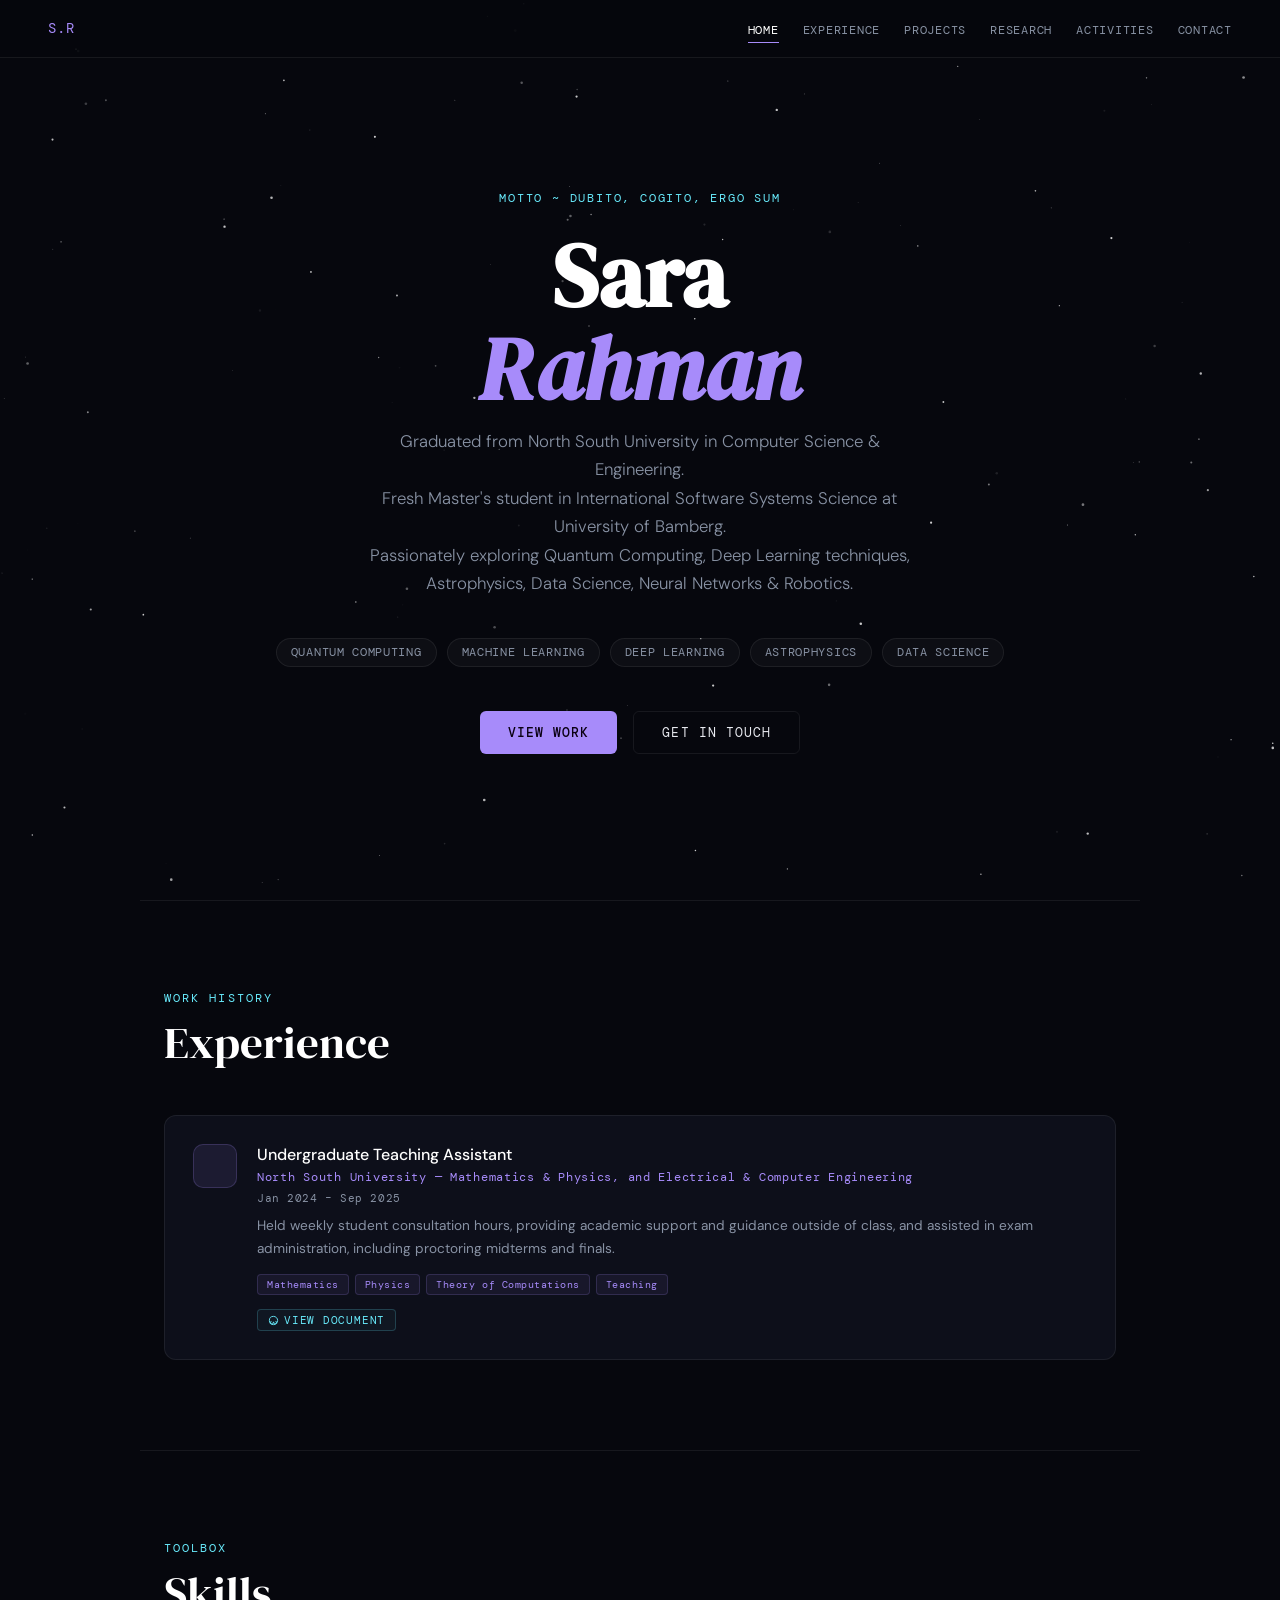
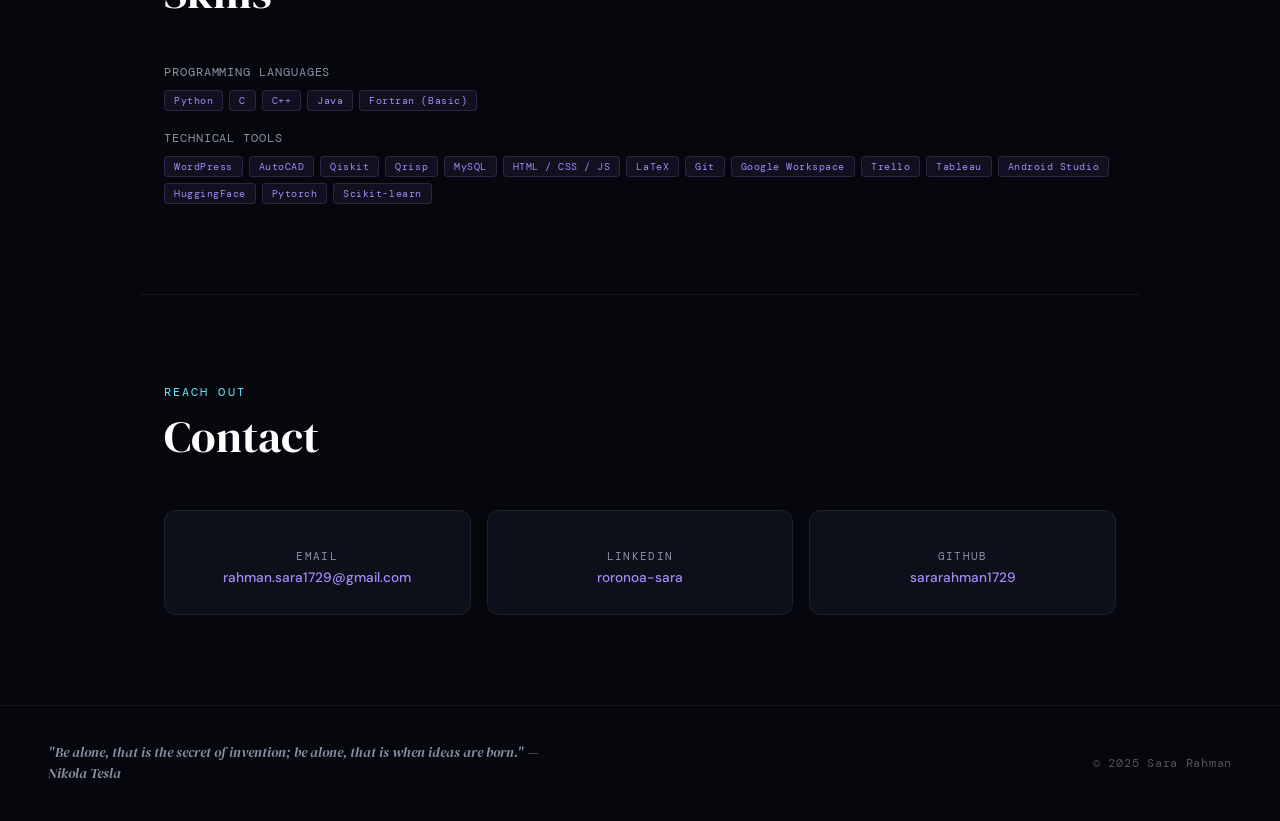
<file: index.html>
<!-- index.html -->
<!DOCTYPE html>
<html lang="en">
<head>
<meta charset="utf-8" />
<meta name="viewport" content="width=device-width,initial-scale=1" />
<title>Sara Rahman — Portfolio</title>
<link href="https://fonts.googleapis.com/css2?family=DM+Serif+Display:ital@0;1&family=DM+Mono:wght@300;400;500&family=DM+Sans:wght@300;400;500&display=swap" rel="stylesheet">
<link rel="stylesheet" href="style.css">
</head>
<body>
<canvas id="starfield"></canvas>
<div class="page">
<nav>
  <a class="nav-logo" href="index.html">S.R</a>
  <ul class="nav-links"><li><a href="index.html" class="active">Home</a></li><li><a href="index.html#experience">Experience</a></li><li><a href="projects.html">Projects</a></li><li><a href="projects.html#research">Research</a></li><li><a href="activities.html">Activities</a></li><li><a href="index.html#contact">Contact</a></li></ul>
</nav>
<section id="home">
  <div class="hero-inner">
    <span class="hero-tag">Motto ~ Dubito, Cogito, Ergo Sum</span>
    <h1 class="hero-name">Sara<br><em>Rahman</em></h1>
    <p class="hero-sub">Graduated from North South University in Computer Science &amp; Engineering.<br>Fresh Master's student in International Software Systems Science at University of Bamberg.<br> Passionately exploring Quantum Computing, Deep Learning techniques, Astrophysics, Data Science, Neural Networks & Robotics. </p>
    <div class="hero-tags"><span class="tag">Quantum Computing</span><span class="tag">Machine Learning</span><span class="tag">Deep Learning</span><span class="tag">Astrophysics</span><span class="tag">Data Science</span></div>
    <div class="hero-links">
      <a href="projects.html" class="btn btn-primary">View Work</a>
      <a href="#contact" class="btn btn-outline">Get in Touch</a>
    </div>
  </div>
</section>
<div class="divider"></div>
<section id="experience" class="sec">
  <span class="section-label reveal">Work History</span>
  <h2 class="section-title reveal">Experience</h2>
  <div class="experience-list">
<div class="experience-item reveal"><div class="experience-icon"></div><div><div class="experience-role">Undergraduate Teaching Assistant</div><div class="experience-org">North South University — Mathematics &amp; Physics, and Electrical &amp; Computer Engineering</div><div class="experience-period">Jan 2024 – Sep 2025</div><div class="experience-desc">Held weekly student consultation hours, providing academic support and guidance outside of class, and assisted in exam administration, including proctoring midterms and finals.</div><div class="experience-skills"><span class="exp-tag">Mathematics</span><span class="exp-tag">Physics</span><span class="exp-tag">Theory of Computations</span><span class="exp-tag">Teaching</span></div><div class="extra-cert"><a href="https://drive.google.com/file/d/1N0Nm5Td78aEuKyjDmI_hq77HhxhkB01_/view?usp=sharing" target="_blank" rel="noopener"><svg viewBox="0 0 24 24" fill="none" stroke="currentColor" stroke-width="2"><path d="M12 15l-2 5-5-2 2-5"/><path d="M12 15l2 5 5-2-2-5"/><path d="M12 3a9 9 0 110 18A9 9 0 0112 3z"/></svg>View Document</a></div></div></div>
  </div>
</section>
<div class="divider"></div>
<section id="skills" class="sec">
  <span class="section-label reveal">Toolbox</span>
  <h2 class="section-title reveal">Skills</h2>
  <div class="skill-groups">
    <div class="skill-group reveal"><div class="skill-label">Programming Languages</div><div class="experience-skills"><span class="exp-tag">Python</span><span class="exp-tag">C</span><span class="exp-tag">C++</span><span class="exp-tag">Java</span><span class="exp-tag">Fortran (Basic)</span></div></div>
    <div class="skill-group reveal"><div class="skill-label">Technical Tools</div><div class="experience-skills"><span class="exp-tag">WordPress</span><span class="exp-tag">AutoCAD</span><span class="exp-tag">Qiskit</span><span class="exp-tag">Qrisp</span><span class="exp-tag">MySQL</span><span class="exp-tag">HTML / CSS / JS</span><span class="exp-tag">LaTeX</span><span class="exp-tag">Git</span><span class="exp-tag">Google Workspace</span><span class="exp-tag">Trello</span><span class="exp-tag">Tableau</span><span class="exp-tag">Android Studio</span><span class="exp-tag">HuggingFace</span><span class="exp-tag">Pytorch</span><span class="exp-tag">Scikit-learn</span></div></div>
  </div>
</section>
<div class="divider"></div>
<section id="contact" class="sec">
  <span class="section-label reveal">Reach Out</span>
  <h2 class="section-title reveal">Contact</h2>
  <div class="contact-grid">
    <a href="mailto:rahman.sara1729@gmail.com" class="contact-item reveal"><div class="contact-item-icon"></div><div class="contact-item-label">Email</div><div class="contact-item-value">rahman.sara1729@gmail.com</div></a>
    <a href="https://www.linkedin.com/in/roronoa-sara" target="_blank" rel="noopener" class="contact-item reveal"><div class="contact-item-icon"></div><div class="contact-item-label">LinkedIn</div><div class="contact-item-value">roronoa-sara</div></a>
    <a href="https://github.com/sararahman1729" target="_blank" rel="noopener" class="contact-item reveal"><div class="contact-item-icon"></div><div class="contact-item-label">GitHub</div><div class="contact-item-value">sararahman1729</div></a>
  </div>
</section>
<footer>
  <p class="footer-quote">"Be alone, that is the secret of invention; be alone, that is when ideas are born." — Nikola Tesla</p>
  <span class="footer-copy">© 2025 Sara Rahman</span>
</footer>
</div>
<script src="script.js"></script>
</body>
</html>
</file>
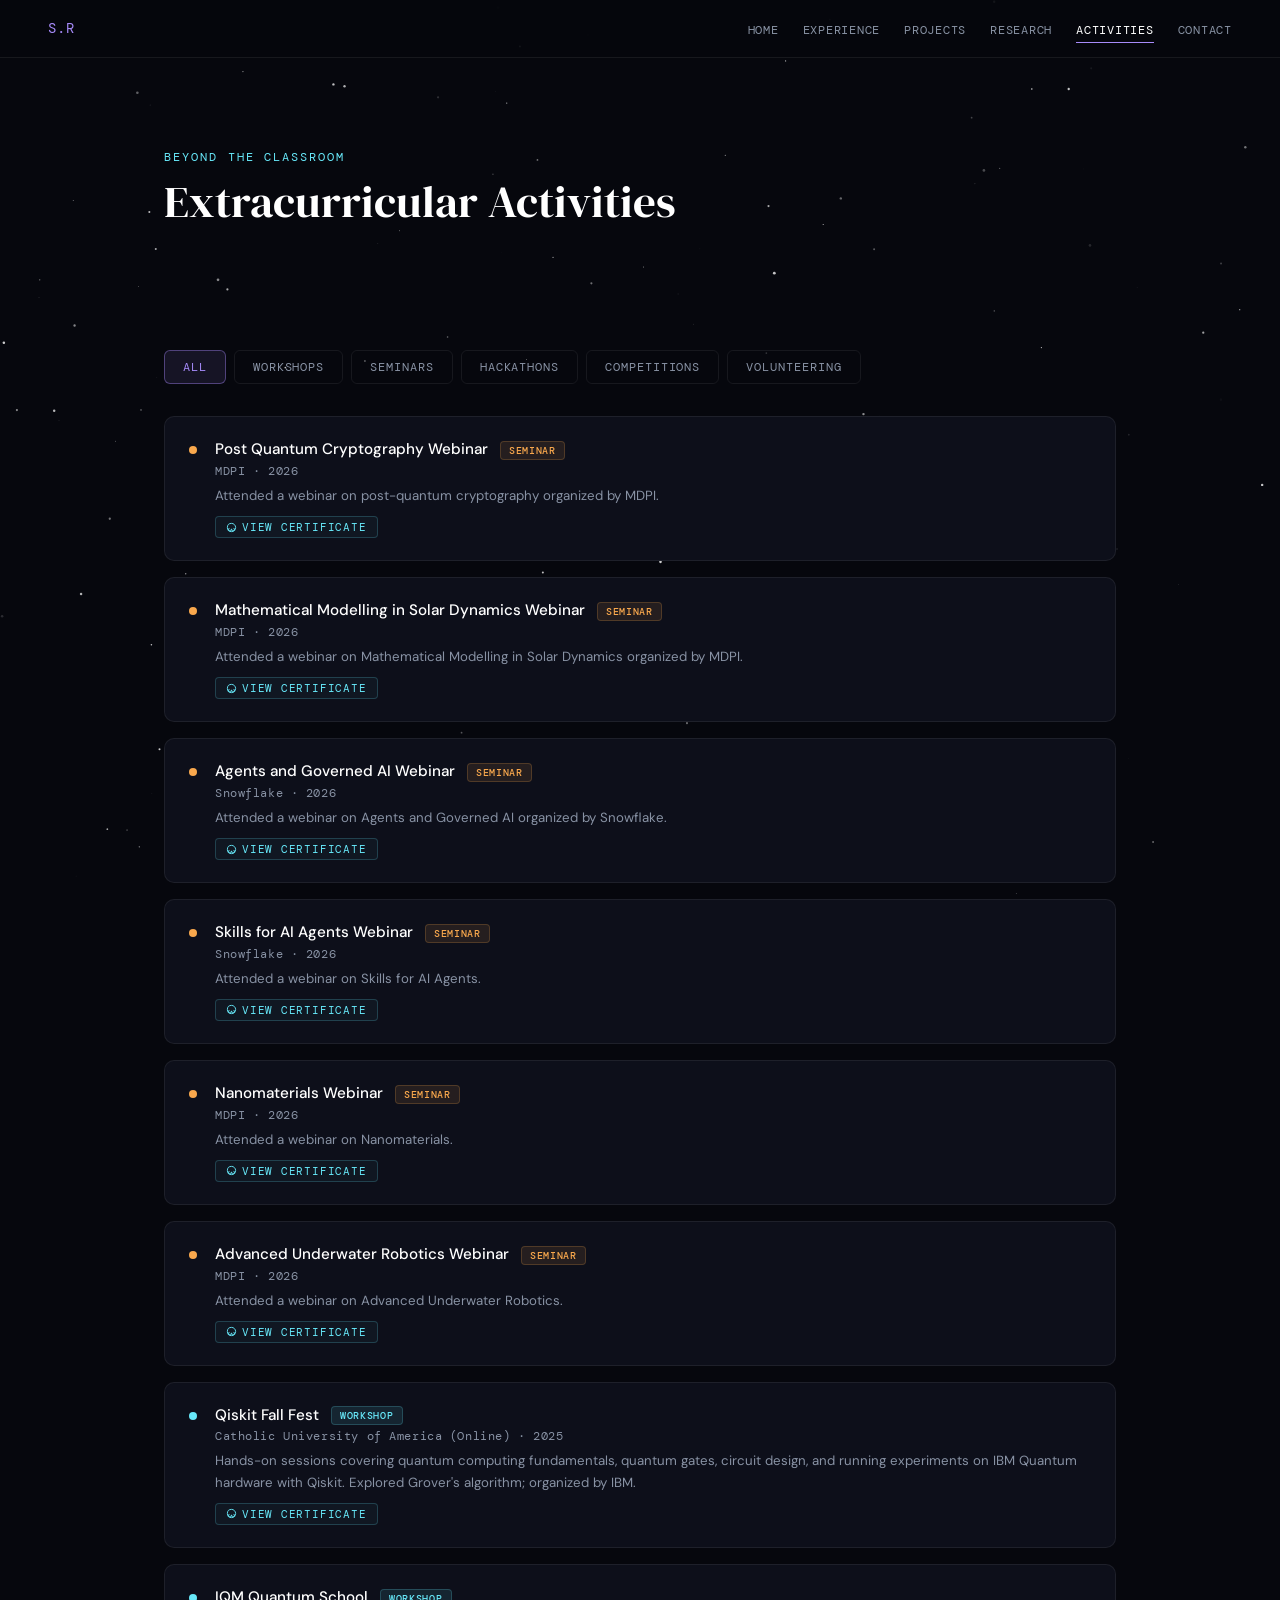
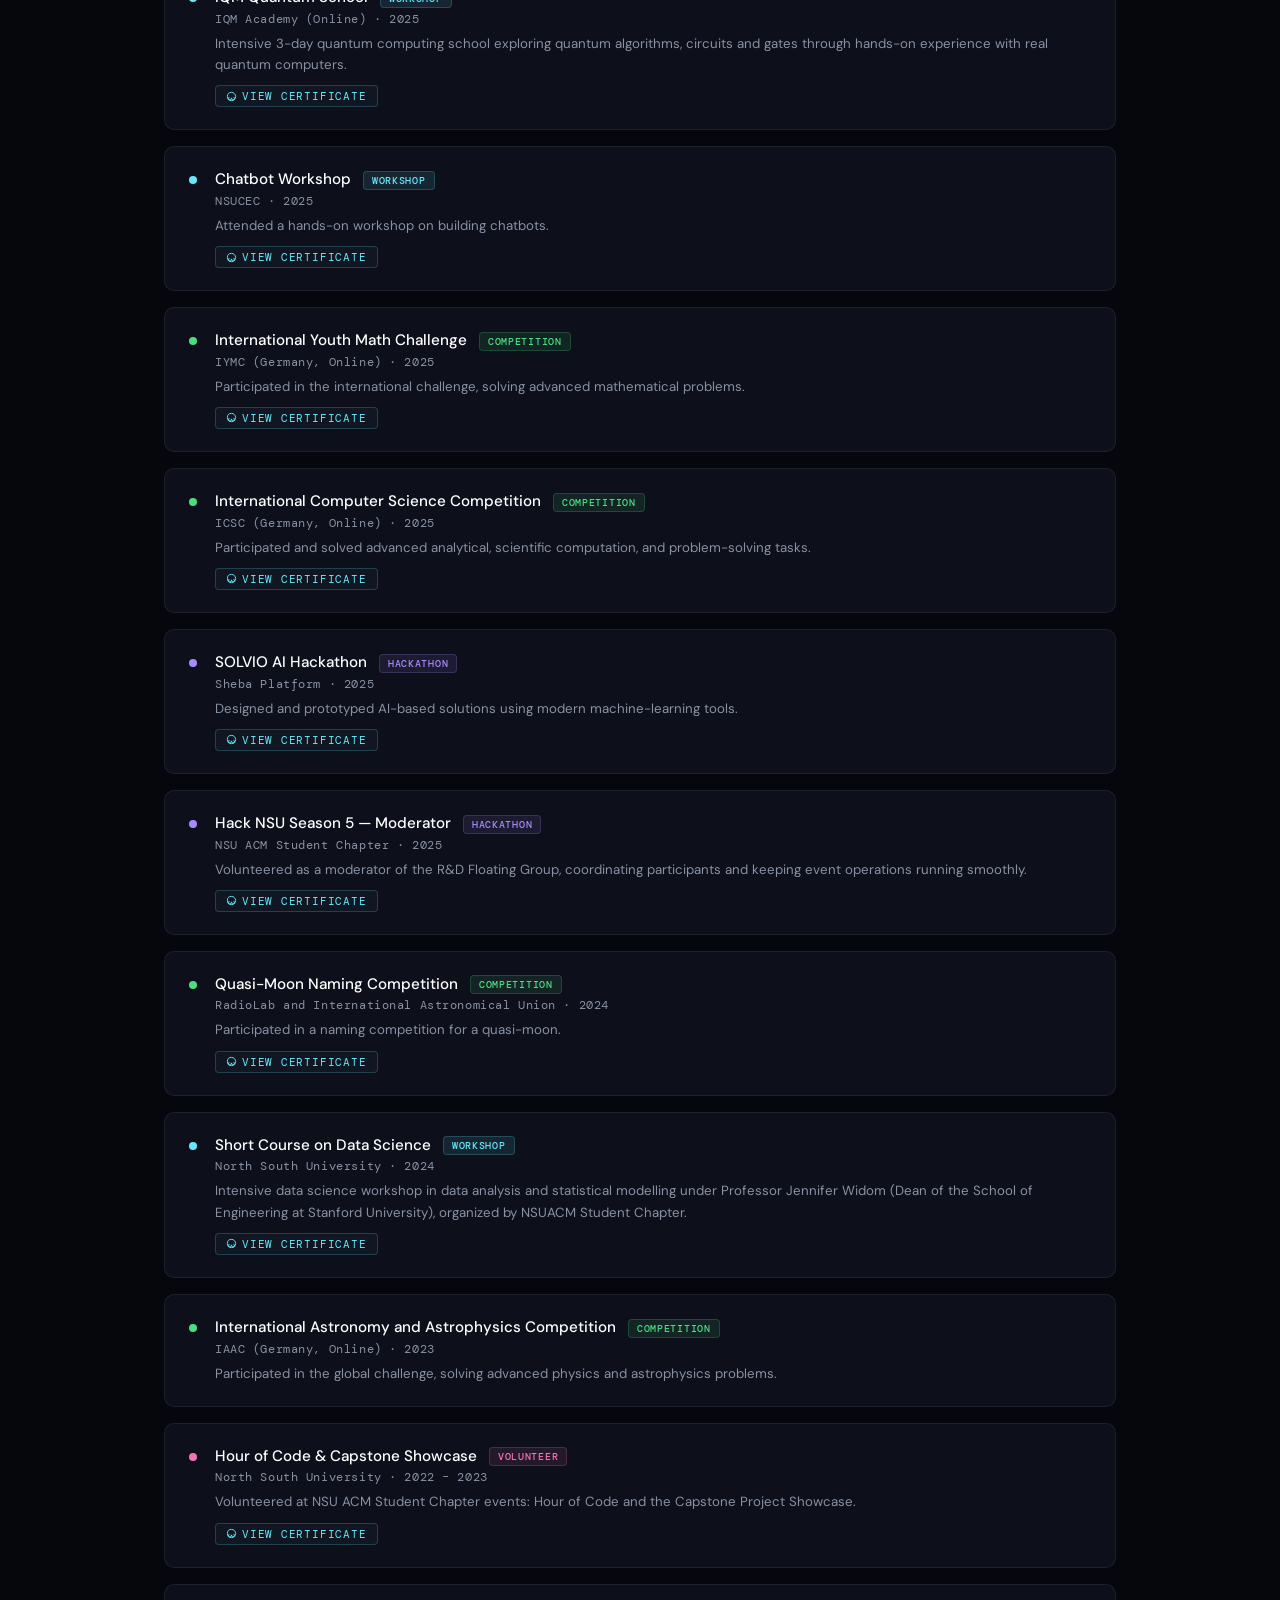
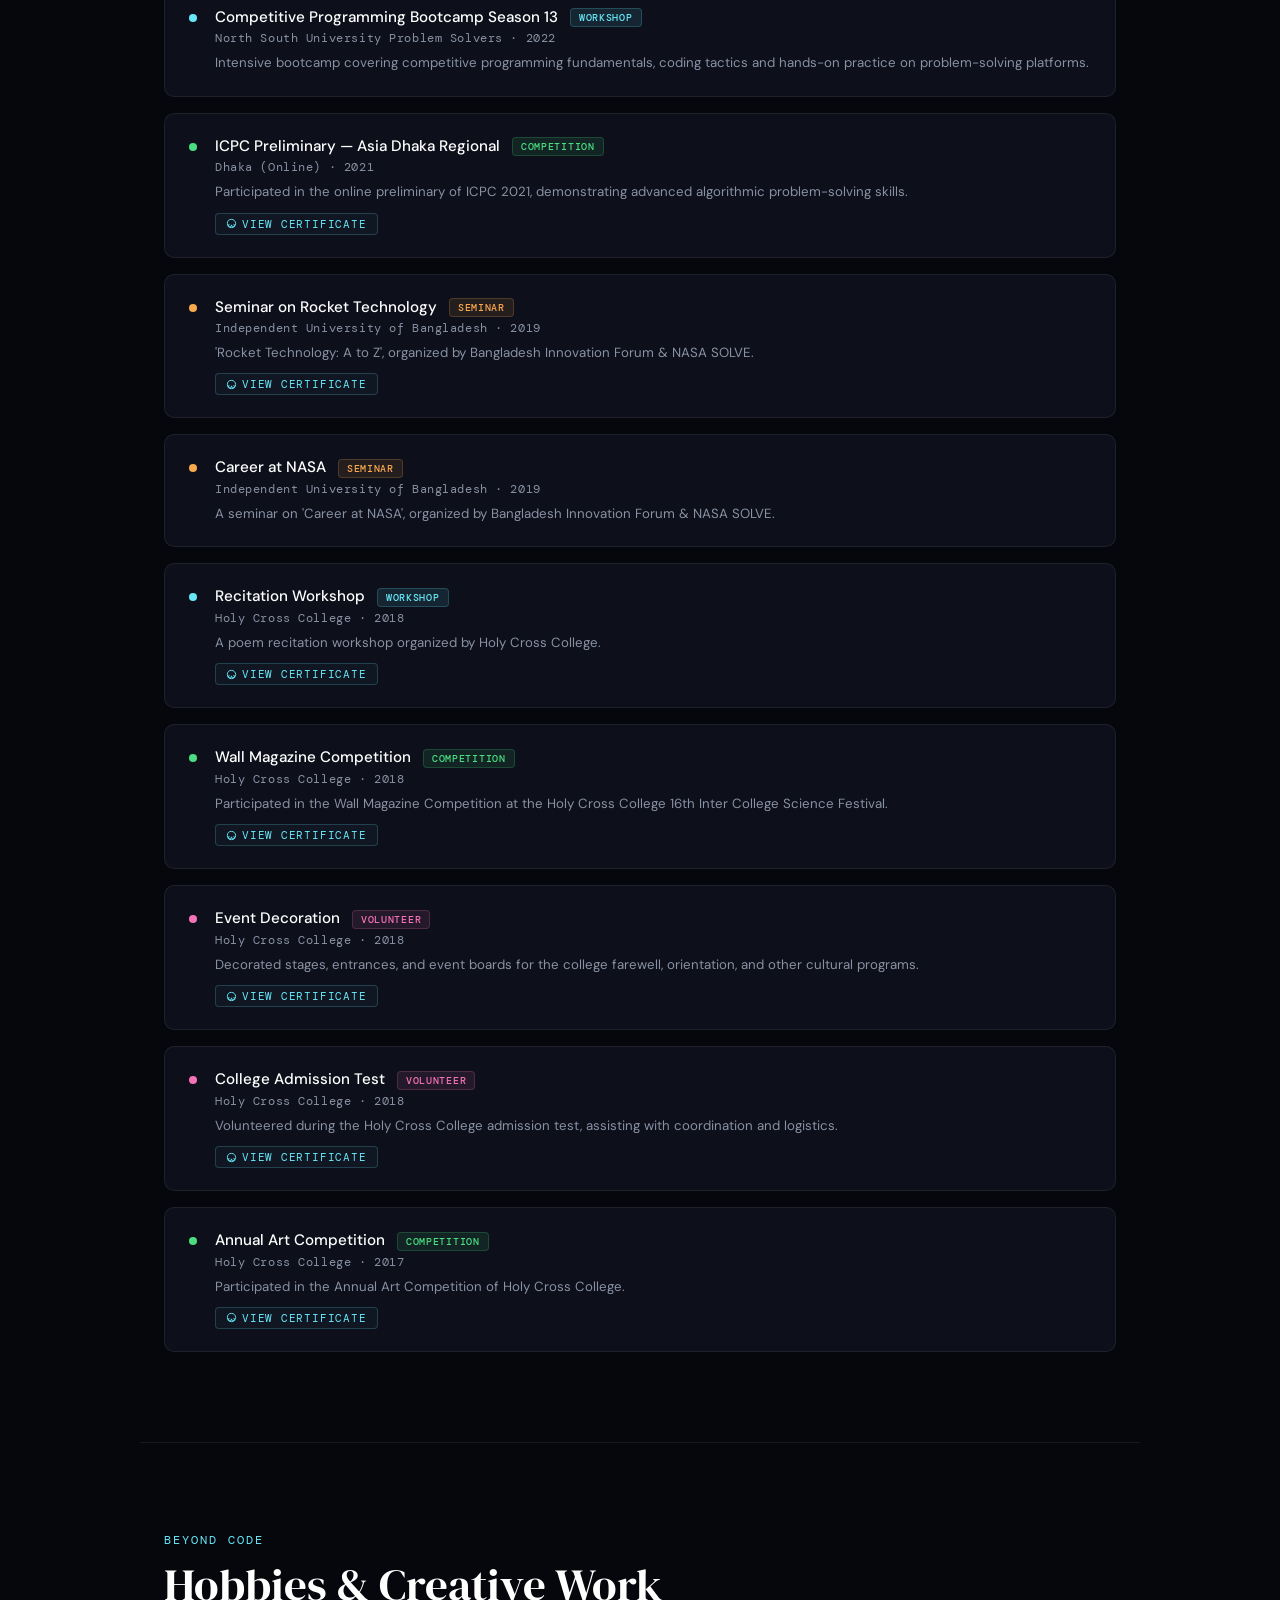
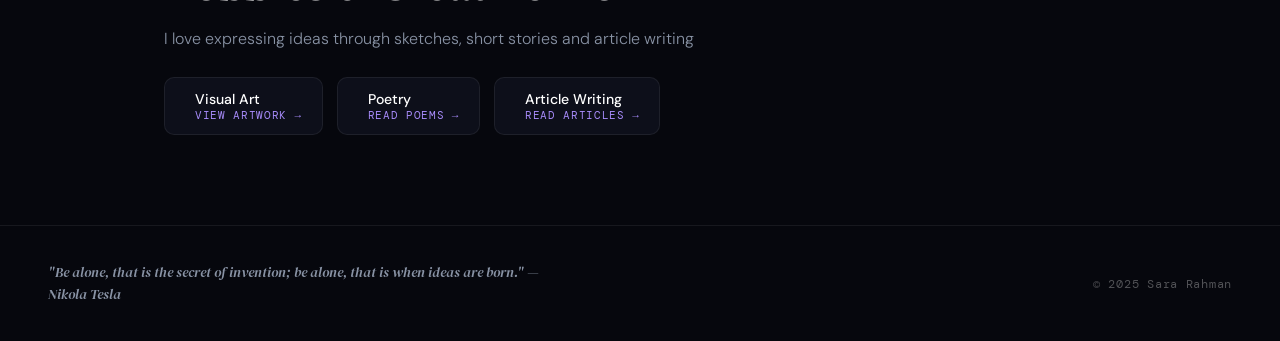
<file: activities.html>
<!-- activities.html -->
<!DOCTYPE html>
<html lang="en">
<head>
<meta charset="utf-8" />
<meta name="viewport" content="width=device-width,initial-scale=1" />
<title>Activities — Sara Rahman</title>
<link href="https://fonts.googleapis.com/css2?family=DM+Serif+Display:ital@0;1&family=DM+Mono:wght@300;400;500&family=DM+Sans:wght@300;400;500&display=swap" rel="stylesheet">
<link rel="stylesheet" href="style.css">
</head>
<body>
<canvas id="starfield"></canvas>
<div class="page">
<nav>
  <a class="nav-logo" href="index.html">S.R</a>
  <ul class="nav-links"><li><a href="index.html">Home</a></li><li><a href="index.html#experience">Experience</a></li><li><a href="projects.html">Projects</a></li><li><a href="projects.html#research">Research</a></li><li><a href="activities.html" class="active">Activities</a></li><li><a href="index.html#contact">Contact</a></li></ul>
</nav>
<header class="page-head">
  <span class="section-label reveal">Beyond the Classroom</span>
  <h1 class="section-title reveal">Extracurricular Activities</h1>
</header>
<section id="extracurricular" class="sec">
  <div class="extra-tabs"><button class="extra-tab active" data-f="all">All</button><button class="extra-tab" data-f="workshops">Workshops</button><button class="extra-tab" data-f="seminars">Seminars</button><button class="extra-tab" data-f="hackathons">Hackathons</button><button class="extra-tab" data-f="competitions">Competitions</button><button class="extra-tab" data-f="volunteering">Volunteering</button></div>
  <div class="extra-panel">
<div class="extra-item reveal" data-cats="seminars"><div class="extra-dot seminar"></div><div><div class="extra-item-title">Post Quantum Cryptography Webinar <span class="extra-badge badge-seminar">Seminar</span></div><div class="extra-item-meta">MDPI · 2026</div><div class="extra-item-desc">Attended a webinar on post-quantum cryptography organized by MDPI.</div><div class="extra-cert"><a href="https://drive.google.com/file/d/1_SoKVsVgaCs4urSyZbPaum7x85KW1Ui1/view?usp=drive_link" target="_blank" rel="noopener"><svg viewBox="0 0 24 24" fill="none" stroke="currentColor" stroke-width="2"><path d="M12 15l-2 5-5-2 2-5"/><path d="M12 15l2 5 5-2-2-5"/><path d="M12 3a9 9 0 110 18A9 9 0 0112 3z"/></svg>View Certificate</a></div></div></div>
<div class="extra-item reveal" data-cats="seminars"><div class="extra-dot seminar"></div><div><div class="extra-item-title">Mathematical Modelling in Solar Dynamics Webinar <span class="extra-badge badge-seminar">Seminar</span></div><div class="extra-item-meta">MDPI · 2026</div><div class="extra-item-desc">Attended a webinar on Mathematical Modelling in Solar Dynamics organized by MDPI.</div><div class="extra-cert"><a href="https://drive.google.com/file/d/15L6dvFXeKZFbPQnDCeI-rkiZDxMYEhmX/view?usp=drive_link" target="_blank" rel="noopener"><svg viewBox="0 0 24 24" fill="none" stroke="currentColor" stroke-width="2"><path d="M12 15l-2 5-5-2 2-5"/><path d="M12 15l2 5 5-2-2-5"/><path d="M12 3a9 9 0 110 18A9 9 0 0112 3z"/></svg>View Certificate</a></div></div></div>
<div class="extra-item reveal" data-cats="seminars"><div class="extra-dot seminar"></div><div><div class="extra-item-title">Agents and Governed AI Webinar <span class="extra-badge badge-seminar">Seminar</span></div><div class="extra-item-meta">Snowflake · 2026</div><div class="extra-item-desc">Attended a webinar on Agents and Governed AI organized by Snowflake.</div><div class="extra-cert"><a href="https://drive.google.com/file/d/1G-nDzji0bGsoAs3VD8Cpkshr51kn4Nv7/view?usp=drive_link" target="_blank" rel="noopener"><svg viewBox="0 0 24 24" fill="none" stroke="currentColor" stroke-width="2"><path d="M12 15l-2 5-5-2 2-5"/><path d="M12 15l2 5 5-2-2-5"/><path d="M12 3a9 9 0 110 18A9 9 0 0112 3z"/></svg>View Certificate</a></div></div></div>
<div class="extra-item reveal" data-cats="seminars"><div class="extra-dot seminar"></div><div><div class="extra-item-title">Skills for AI Agents Webinar <span class="extra-badge badge-seminar">Seminar</span></div><div class="extra-item-meta">Snowflake · 2026</div><div class="extra-item-desc">Attended a webinar on Skills for AI Agents.</div><div class="extra-cert"><a href="https://drive.google.com/file/d/1NQvoXXyVGospjQg62-RMNBok8qvGnVyy/view?usp=drive_link" target="_blank" rel="noopener"><svg viewBox="0 0 24 24" fill="none" stroke="currentColor" stroke-width="2"><path d="M12 15l-2 5-5-2 2-5"/><path d="M12 15l2 5 5-2-2-5"/><path d="M12 3a9 9 0 110 18A9 9 0 0112 3z"/></svg>View Certificate</a></div></div></div>
<div class="extra-item reveal" data-cats="seminars"><div class="extra-dot seminar"></div><div><div class="extra-item-title">Nanomaterials Webinar <span class="extra-badge badge-seminar">Seminar</span></div><div class="extra-item-meta">MDPI · 2026</div><div class="extra-item-desc">Attended a webinar on Nanomaterials.</div><div class="extra-cert"><a href="https://drive.google.com/file/d/1u0MsCyd-qvmfg9VGbyw3rjcROh54Yhwg/view?usp=drive_link" target="_blank" rel="noopener"><svg viewBox="0 0 24 24" fill="none" stroke="currentColor" stroke-width="2"><path d="M12 15l-2 5-5-2 2-5"/><path d="M12 15l2 5 5-2-2-5"/><path d="M12 3a9 9 0 110 18A9 9 0 0112 3z"/></svg>View Certificate</a></div></div></div>
<div class="extra-item reveal" data-cats="seminars"><div class="extra-dot seminar"></div><div><div class="extra-item-title">Advanced Underwater Robotics Webinar <span class="extra-badge badge-seminar">Seminar</span></div><div class="extra-item-meta">MDPI · 2026</div><div class="extra-item-desc">Attended a webinar on Advanced Underwater Robotics.</div><div class="extra-cert"><a href="https://drive.google.com/file/d/1FWv__Zv6WZEmeIo2aAoCsFRu6qjHY9tT/view?usp=drive_link" target="_blank" rel="noopener"><svg viewBox="0 0 24 24" fill="none" stroke="currentColor" stroke-width="2"><path d="M12 15l-2 5-5-2 2-5"/><path d="M12 15l2 5 5-2-2-5"/><path d="M12 3a9 9 0 110 18A9 9 0 0112 3z"/></svg>View Certificate</a></div></div></div>
<div class="extra-item reveal" data-cats="workshops"><div class="extra-dot "></div><div><div class="extra-item-title">Qiskit Fall Fest <span class="extra-badge badge-workshop">Workshop</span></div><div class="extra-item-meta">Catholic University of America (Online) · 2025</div><div class="extra-item-desc">Hands-on sessions covering quantum computing fundamentals, quantum gates, circuit design, and running experiments on IBM Quantum hardware with Qiskit. Explored Grover's algorithm; organized by IBM.</div><div class="extra-cert"><a href="https://drive.google.com/file/d/1XCuHlle4izQ30Lzqa8MLvDEKuvSWih4B/view?usp=drive_link" target="_blank" rel="noopener"><svg viewBox="0 0 24 24" fill="none" stroke="currentColor" stroke-width="2"><path d="M12 15l-2 5-5-2 2-5"/><path d="M12 15l2 5 5-2-2-5"/><path d="M12 3a9 9 0 110 18A9 9 0 0112 3z"/></svg>View Certificate</a></div></div></div>
<div class="extra-item reveal" data-cats="workshops"><div class="extra-dot "></div><div><div class="extra-item-title">IQM Quantum School <span class="extra-badge badge-workshop">Workshop</span></div><div class="extra-item-meta">IQM Academy (Online) · 2025</div><div class="extra-item-desc">Intensive 3-day quantum computing school exploring quantum algorithms, circuits and gates through hands-on experience with real quantum computers.</div><div class="extra-cert"><a href="https://drive.google.com/file/d/1iB2QPIYnydZdK7AcsPjDOjnkiK5tRBtX/view?usp=drive_link" target="_blank" rel="noopener"><svg viewBox="0 0 24 24" fill="none" stroke="currentColor" stroke-width="2"><path d="M12 15l-2 5-5-2 2-5"/><path d="M12 15l2 5 5-2-2-5"/><path d="M12 3a9 9 0 110 18A9 9 0 0112 3z"/></svg>View Certificate</a></div></div></div>
<div class="extra-item reveal" data-cats="workshops"><div class="extra-dot "></div><div><div class="extra-item-title">Chatbot Workshop <span class="extra-badge badge-workshop">Workshop</span></div><div class="extra-item-meta">NSUCEC · 2025</div><div class="extra-item-desc">Attended a hands-on workshop on building chatbots.</div><div class="extra-cert"><a href="https://drive.google.com/file/d/13BfyoSaT5qGJVCir7DJ3dVrQWYt4HPGQ/view?usp=drive_link" target="_blank" rel="noopener"><svg viewBox="0 0 24 24" fill="none" stroke="currentColor" stroke-width="2"><path d="M12 15l-2 5-5-2 2-5"/><path d="M12 15l2 5 5-2-2-5"/><path d="M12 3a9 9 0 110 18A9 9 0 0112 3z"/></svg>View Certificate</a></div></div></div>
<div class="extra-item reveal" data-cats="competitions"><div class="extra-dot competition"></div><div><div class="extra-item-title">International Youth Math Challenge <span class="extra-badge badge-competition">Competition</span></div><div class="extra-item-meta">IYMC (Germany, Online) · 2025</div><div class="extra-item-desc">Participated in the international challenge, solving advanced mathematical problems.</div><div class="extra-cert"><a href="https://drive.google.com/file/d/1vMK3R44daoKmDgysaNgokMa8WwPKQYd2/view?usp=drive_link" target="_blank" rel="noopener"><svg viewBox="0 0 24 24" fill="none" stroke="currentColor" stroke-width="2"><path d="M12 15l-2 5-5-2 2-5"/><path d="M12 15l2 5 5-2-2-5"/><path d="M12 3a9 9 0 110 18A9 9 0 0112 3z"/></svg>View Certificate</a></div></div></div>
<div class="extra-item reveal" data-cats="competitions"><div class="extra-dot competition"></div><div><div class="extra-item-title">International Computer Science Competition <span class="extra-badge badge-competition">Competition</span></div><div class="extra-item-meta">ICSC (Germany, Online) · 2025</div><div class="extra-item-desc">Participated and solved advanced analytical, scientific computation, and problem-solving tasks.</div><div class="extra-cert"><a href="https://drive.google.com/file/d/1B7TWo9OqXnDISeECyj9pi10dgrXes45X/view?usp=drive_link" target="_blank" rel="noopener"><svg viewBox="0 0 24 24" fill="none" stroke="currentColor" stroke-width="2"><path d="M12 15l-2 5-5-2 2-5"/><path d="M12 15l2 5 5-2-2-5"/><path d="M12 3a9 9 0 110 18A9 9 0 0112 3z"/></svg>View Certificate</a></div></div></div>
<div class="extra-item reveal" data-cats="hackathons"><div class="extra-dot hackathon"></div><div><div class="extra-item-title">SOLVIO AI Hackathon <span class="extra-badge badge-hackathon">Hackathon</span></div><div class="extra-item-meta">Sheba Platform · 2025</div><div class="extra-item-desc">Designed and prototyped AI-based solutions using modern machine-learning tools.</div><div class="extra-cert"><a href="https://drive.google.com/file/d/15wkF09PqBLQqzsrv6sz3acpN7VWanjkj/view?usp=drive_link" target="_blank" rel="noopener"><svg viewBox="0 0 24 24" fill="none" stroke="currentColor" stroke-width="2"><path d="M12 15l-2 5-5-2 2-5"/><path d="M12 15l2 5 5-2-2-5"/><path d="M12 3a9 9 0 110 18A9 9 0 0112 3z"/></svg>View Certificate</a></div></div></div>
<div class="extra-item reveal" data-cats="hackathons volunteering"><div class="extra-dot hackathon"></div><div><div class="extra-item-title">Hack NSU Season 5 — Moderator <span class="extra-badge badge-hackathon">Hackathon</span></div><div class="extra-item-meta">NSU ACM Student Chapter · 2025</div><div class="extra-item-desc">Volunteered as a moderator of the R&amp;D Floating Group, coordinating participants and keeping event operations running smoothly.</div><div class="extra-cert"><a href="https://drive.google.com/file/d/18I6oSvjmtrtWWExvfn1J5DQ_0k15j0Bd/view?usp=drive_link" target="_blank" rel="noopener"><svg viewBox="0 0 24 24" fill="none" stroke="currentColor" stroke-width="2"><path d="M12 15l-2 5-5-2 2-5"/><path d="M12 15l2 5 5-2-2-5"/><path d="M12 3a9 9 0 110 18A9 9 0 0112 3z"/></svg>View Certificate</a></div></div></div>
<div class="extra-item reveal" data-cats="competitions"><div class="extra-dot competition"></div><div><div class="extra-item-title">Quasi-Moon Naming Competition <span class="extra-badge badge-competition">Competition</span></div><div class="extra-item-meta">RadioLab and International Astronomical Union · 2024</div><div class="extra-item-desc">Participated in a naming competition for a quasi-moon.</div><div class="extra-cert"><a href="https://drive.google.com/file/d/1Mkaidx6T2oAKNWhDiMH25p7hUjK3qst5/view?usp=drive_link" target="_blank" rel="noopener"><svg viewBox="0 0 24 24" fill="none" stroke="currentColor" stroke-width="2"><path d="M12 15l-2 5-5-2 2-5"/><path d="M12 15l2 5 5-2-2-5"/><path d="M12 3a9 9 0 110 18A9 9 0 0112 3z"/></svg>View Certificate</a></div></div></div>
<div class="extra-item reveal" data-cats="workshops"><div class="extra-dot "></div><div><div class="extra-item-title">Short Course on Data Science <span class="extra-badge badge-workshop">Workshop</span></div><div class="extra-item-meta">North South University · 2024</div><div class="extra-item-desc">Intensive data science workshop in data analysis and statistical modelling under Professor Jennifer Widom (Dean of the School of Engineering at Stanford University), organized by NSUACM Student Chapter.</div><div class="extra-cert"><a href="https://drive.google.com/file/d/1yNWAle3Nhk_lpM-0uTFT8MRyQABIzVLw/view?usp=drive_link" target="_blank" rel="noopener"><svg viewBox="0 0 24 24" fill="none" stroke="currentColor" stroke-width="2"><path d="M12 15l-2 5-5-2 2-5"/><path d="M12 15l2 5 5-2-2-5"/><path d="M12 3a9 9 0 110 18A9 9 0 0112 3z"/></svg>View Certificate</a></div></div></div>
<div class="extra-item reveal" data-cats="competitions"><div class="extra-dot competition"></div><div><div class="extra-item-title">International Astronomy and Astrophysics Competition <span class="extra-badge badge-competition">Competition</span></div><div class="extra-item-meta">IAAC (Germany, Online) · 2023</div><div class="extra-item-desc">Participated in the global challenge, solving advanced physics and astrophysics problems.</div></div></div>
<div class="extra-item reveal" data-cats="volunteering"><div class="extra-dot volunteer"></div><div><div class="extra-item-title">Hour of Code &amp; Capstone Showcase <span class="extra-badge badge-volunteer">Volunteer</span></div><div class="extra-item-meta">North South University · 2022 – 2023</div><div class="extra-item-desc">Volunteered at NSU ACM Student Chapter events: Hour of Code and the Capstone Project Showcase.</div><div class="extra-cert"><a href="https://drive.google.com/file/d/1-7k_SfYPQaE_V8DBdkIeaTLgviVTKsUD/view?usp=drive_link" target="_blank" rel="noopener"><svg viewBox="0 0 24 24" fill="none" stroke="currentColor" stroke-width="2"><path d="M12 15l-2 5-5-2 2-5"/><path d="M12 15l2 5 5-2-2-5"/><path d="M12 3a9 9 0 110 18A9 9 0 0112 3z"/></svg>View Certificate</a></div></div></div>
<div class="extra-item reveal" data-cats="workshops"><div class="extra-dot "></div><div><div class="extra-item-title">Competitive Programming Bootcamp Season 13 <span class="extra-badge badge-workshop">Workshop</span></div><div class="extra-item-meta">North South University Problem Solvers · 2022</div><div class="extra-item-desc">Intensive bootcamp covering competitive programming fundamentals, coding tactics and hands-on practice on problem-solving platforms.</div></div></div>
<div class="extra-item reveal" data-cats="competitions"><div class="extra-dot competition"></div><div><div class="extra-item-title">ICPC Preliminary — Asia Dhaka Regional <span class="extra-badge badge-competition">Competition</span></div><div class="extra-item-meta">Dhaka (Online) · 2021</div><div class="extra-item-desc">Participated in the online preliminary of ICPC 2021, demonstrating advanced algorithmic problem-solving skills.</div><div class="extra-cert"><a href="https://drive.google.com/file/d/1Zm-AXJVFcL_P3D5kRk5K0jUZB81Qt9nn/view?usp=drive_link" target="_blank" rel="noopener"><svg viewBox="0 0 24 24" fill="none" stroke="currentColor" stroke-width="2"><path d="M12 15l-2 5-5-2 2-5"/><path d="M12 15l2 5 5-2-2-5"/><path d="M12 3a9 9 0 110 18A9 9 0 0112 3z"/></svg>View Certificate</a></div></div></div>
<div class="extra-item reveal" data-cats="seminars"><div class="extra-dot seminar"></div><div><div class="extra-item-title">Seminar on Rocket Technology <span class="extra-badge badge-seminar">Seminar</span></div><div class="extra-item-meta">Independent University of Bangladesh · 2019</div><div class="extra-item-desc">'Rocket Technology: A to Z', organized by Bangladesh Innovation Forum &amp; NASA SOLVE.</div><div class="extra-cert"><a href="https://drive.google.com/file/d/1NXfBM0HCSWbDB50H6u16R8hJiMkeCP24/view?usp=drive_link" target="_blank" rel="noopener"><svg viewBox="0 0 24 24" fill="none" stroke="currentColor" stroke-width="2"><path d="M12 15l-2 5-5-2 2-5"/><path d="M12 15l2 5 5-2-2-5"/><path d="M12 3a9 9 0 110 18A9 9 0 0112 3z"/></svg>View Certificate</a></div></div></div>
<div class="extra-item reveal" data-cats="seminars"><div class="extra-dot seminar"></div><div><div class="extra-item-title">Career at NASA <span class="extra-badge badge-seminar">Seminar</span></div><div class="extra-item-meta">Independent University of Bangladesh · 2019</div><div class="extra-item-desc">A seminar on 'Career at NASA', organized by Bangladesh Innovation Forum &amp; NASA SOLVE.</div></div></div>
<div class="extra-item reveal" data-cats="workshops"><div class="extra-dot "></div><div><div class="extra-item-title">Recitation Workshop <span class="extra-badge badge-workshop">Workshop</span></div><div class="extra-item-meta">Holy Cross College · 2018</div><div class="extra-item-desc">A poem recitation workshop organized by Holy Cross College.</div><div class="extra-cert"><a href="https://drive.google.com/file/d/1C8ecyyu9l_1ltmvKNHrSyCFM1ben9UlK/view?usp=drive_link" target="_blank" rel="noopener"><svg viewBox="0 0 24 24" fill="none" stroke="currentColor" stroke-width="2"><path d="M12 15l-2 5-5-2 2-5"/><path d="M12 15l2 5 5-2-2-5"/><path d="M12 3a9 9 0 110 18A9 9 0 0112 3z"/></svg>View Certificate</a></div></div></div>
<div class="extra-item reveal" data-cats="competitions"><div class="extra-dot competition"></div><div><div class="extra-item-title">Wall Magazine Competition <span class="extra-badge badge-competition">Competition</span></div><div class="extra-item-meta">Holy Cross College · 2018</div><div class="extra-item-desc">Participated in the Wall Magazine Competition at the Holy Cross College 16th Inter College Science Festival.</div><div class="extra-cert"><a href="https://drive.google.com/file/d/19qKwclxVNoCTKYGdt8IhfpzkArMZBqxY/view?usp=drive_link" target="_blank" rel="noopener"><svg viewBox="0 0 24 24" fill="none" stroke="currentColor" stroke-width="2"><path d="M12 15l-2 5-5-2 2-5"/><path d="M12 15l2 5 5-2-2-5"/><path d="M12 3a9 9 0 110 18A9 9 0 0112 3z"/></svg>View Certificate</a></div></div></div>
<div class="extra-item reveal" data-cats="volunteering"><div class="extra-dot volunteer"></div><div><div class="extra-item-title">Event Decoration <span class="extra-badge badge-volunteer">Volunteer</span></div><div class="extra-item-meta">Holy Cross College · 2018</div><div class="extra-item-desc">Decorated stages, entrances, and event boards for the college farewell, orientation, and other cultural programs.</div><div class="extra-cert"><a href="https://acrobat.adobe.com/id/urn:aaid:sc:AP:e1708d52-f3a3-40c9-868d-3bf33c18be96" target="_blank" rel="noopener"><svg viewBox="0 0 24 24" fill="none" stroke="currentColor" stroke-width="2"><path d="M12 15l-2 5-5-2 2-5"/><path d="M12 15l2 5 5-2-2-5"/><path d="M12 3a9 9 0 110 18A9 9 0 0112 3z"/></svg>View Certificate</a></div></div></div>
<div class="extra-item reveal" data-cats="volunteering"><div class="extra-dot volunteer"></div><div><div class="extra-item-title">College Admission Test <span class="extra-badge badge-volunteer">Volunteer</span></div><div class="extra-item-meta">Holy Cross College · 2018</div><div class="extra-item-desc">Volunteered during the Holy Cross College admission test, assisting with coordination and logistics.</div><div class="extra-cert"><a href="https://drive.google.com/file/d/16KozmIXCmD8O4eXoZhiuZFan-aEIR1hF/view?usp=drive_link" target="_blank" rel="noopener"><svg viewBox="0 0 24 24" fill="none" stroke="currentColor" stroke-width="2"><path d="M12 15l-2 5-5-2 2-5"/><path d="M12 15l2 5 5-2-2-5"/><path d="M12 3a9 9 0 110 18A9 9 0 0112 3z"/></svg>View Certificate</a></div></div></div>
<div class="extra-item reveal" data-cats="competitions"><div class="extra-dot competition"></div><div><div class="extra-item-title">Annual Art Competition <span class="extra-badge badge-competition">Competition</span></div><div class="extra-item-meta">Holy Cross College · 2017</div><div class="extra-item-desc">Participated in the Annual Art Competition of Holy Cross College.</div><div class="extra-cert"><a href="https://drive.google.com/file/d/1vA3eGJlrXO2Subi45VRsl36fUW5pSl2x/view?usp=drive_link" target="_blank" rel="noopener"><svg viewBox="0 0 24 24" fill="none" stroke="currentColor" stroke-width="2"><path d="M12 15l-2 5-5-2 2-5"/><path d="M12 15l2 5 5-2-2-5"/><path d="M12 3a9 9 0 110 18A9 9 0 0112 3z"/></svg>View Certificate</a></div></div></div>
</div>
</section>
<div class="divider"></div>
<section id="hobbies" class="sec">
  <span class="section-label reveal">Beyond Code</span>
  <h2 class="section-title reveal" style="margin-bottom:16px;">Hobbies &amp; Creative Work</h2>
  <p class="about-text reveal">I love expressing ideas through sketches, short stories and article writing</p>
  <div class="hobbies-compact">
    <a href="https://www.instagram.com/spiritualis_odyssea_1729/" target="_blank" rel="noopener" class="hobby-pill reveal"><span class="hobby-pill-icon"></span><div><div class="hobby-pill-name">Visual Art</div><div class="hobby-pill-link">View Artwork →</div></div></a>
    <a href="https://allpoetry.com/Veronica-sara" target="_blank" rel="noopener" class="hobby-pill reveal"><span class="hobby-pill-icon"></span><div><div class="hobby-pill-name">Poetry</div><div class="hobby-pill-link">Read Poems →</div></div></a>
    <a href="https://sararahman1729.medium.com" target="_blank" rel="noopener" class="hobby-pill reveal"><span class="hobby-pill-icon"></span><div><div class="hobby-pill-name">Article Writing</div><div class="hobby-pill-link">Read Articles →</div></div></a>
  </div>
</section>
<footer>
  <p class="footer-quote">"Be alone, that is the secret of invention; be alone, that is when ideas are born." — Nikola Tesla</p>
  <span class="footer-copy">© 2025 Sara Rahman</span>
</footer>
</div>
<script src="script.js"></script>
</body>
</html>
</file>
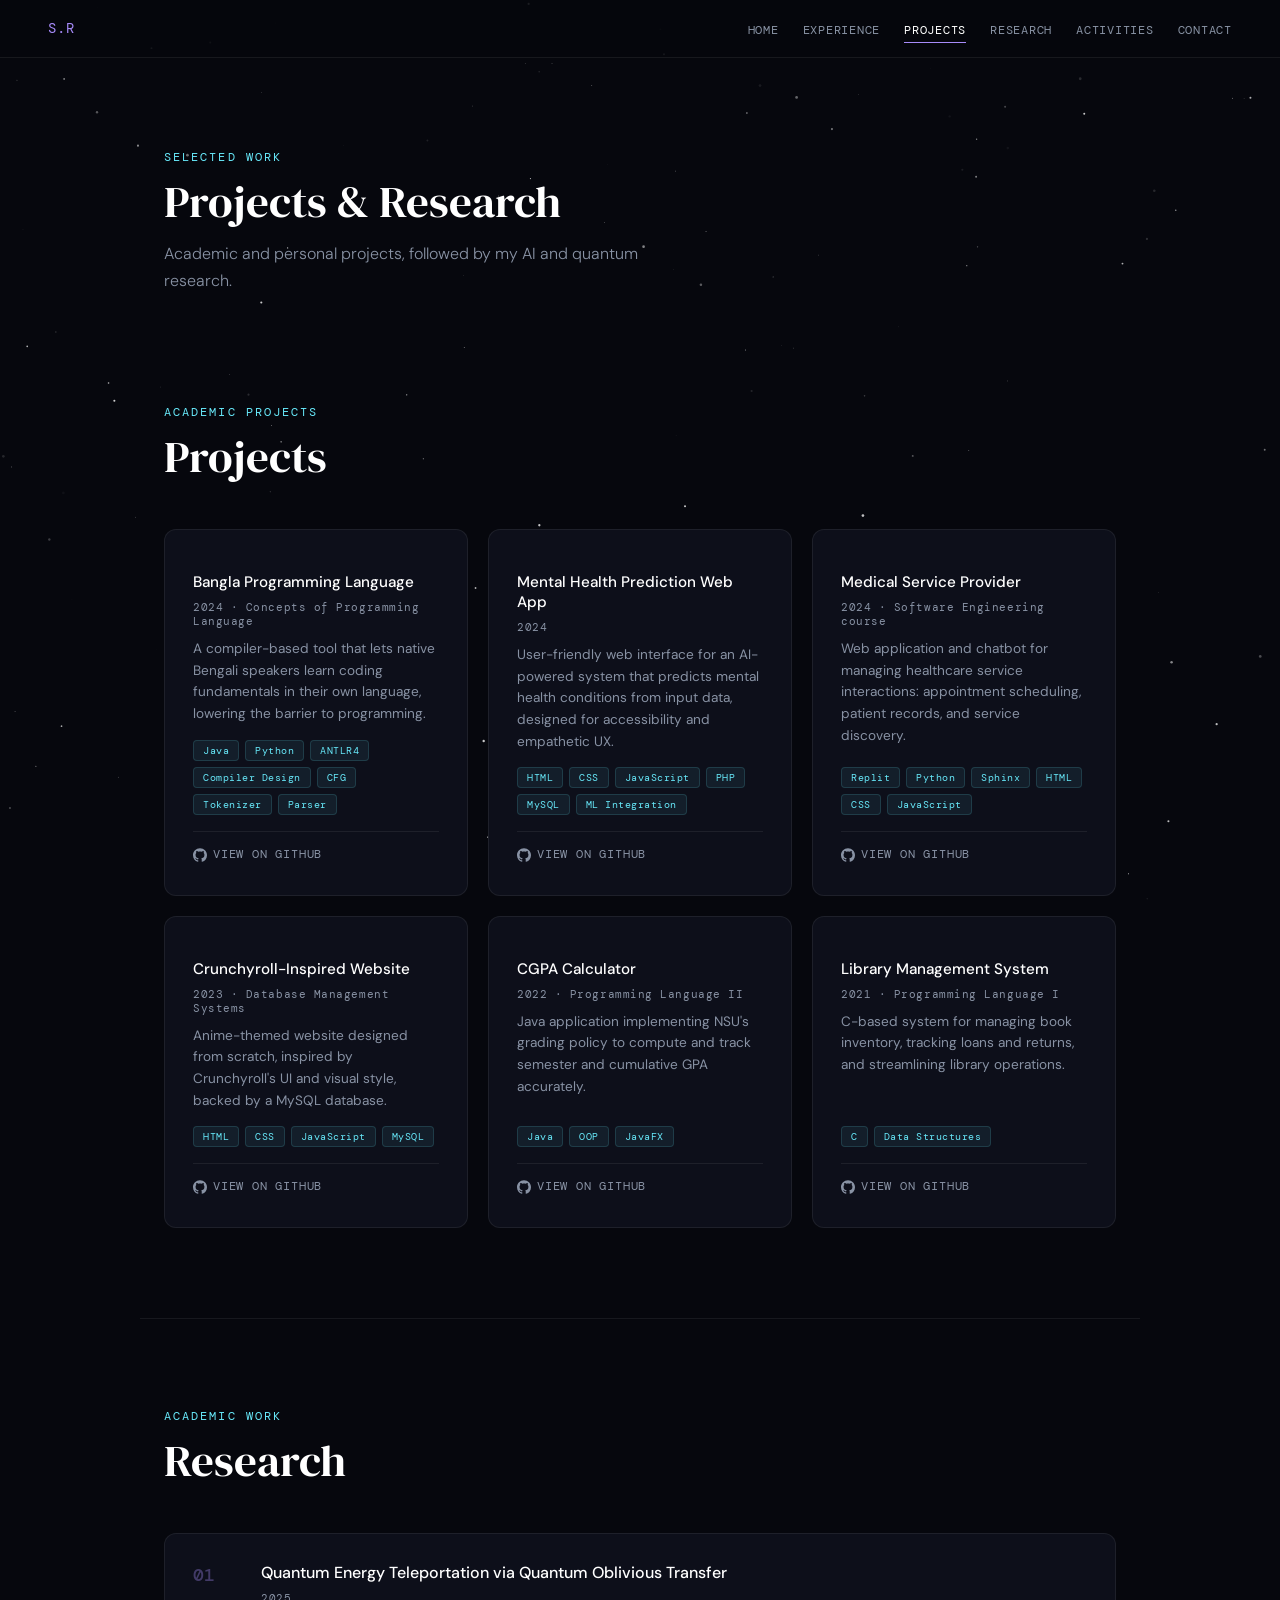
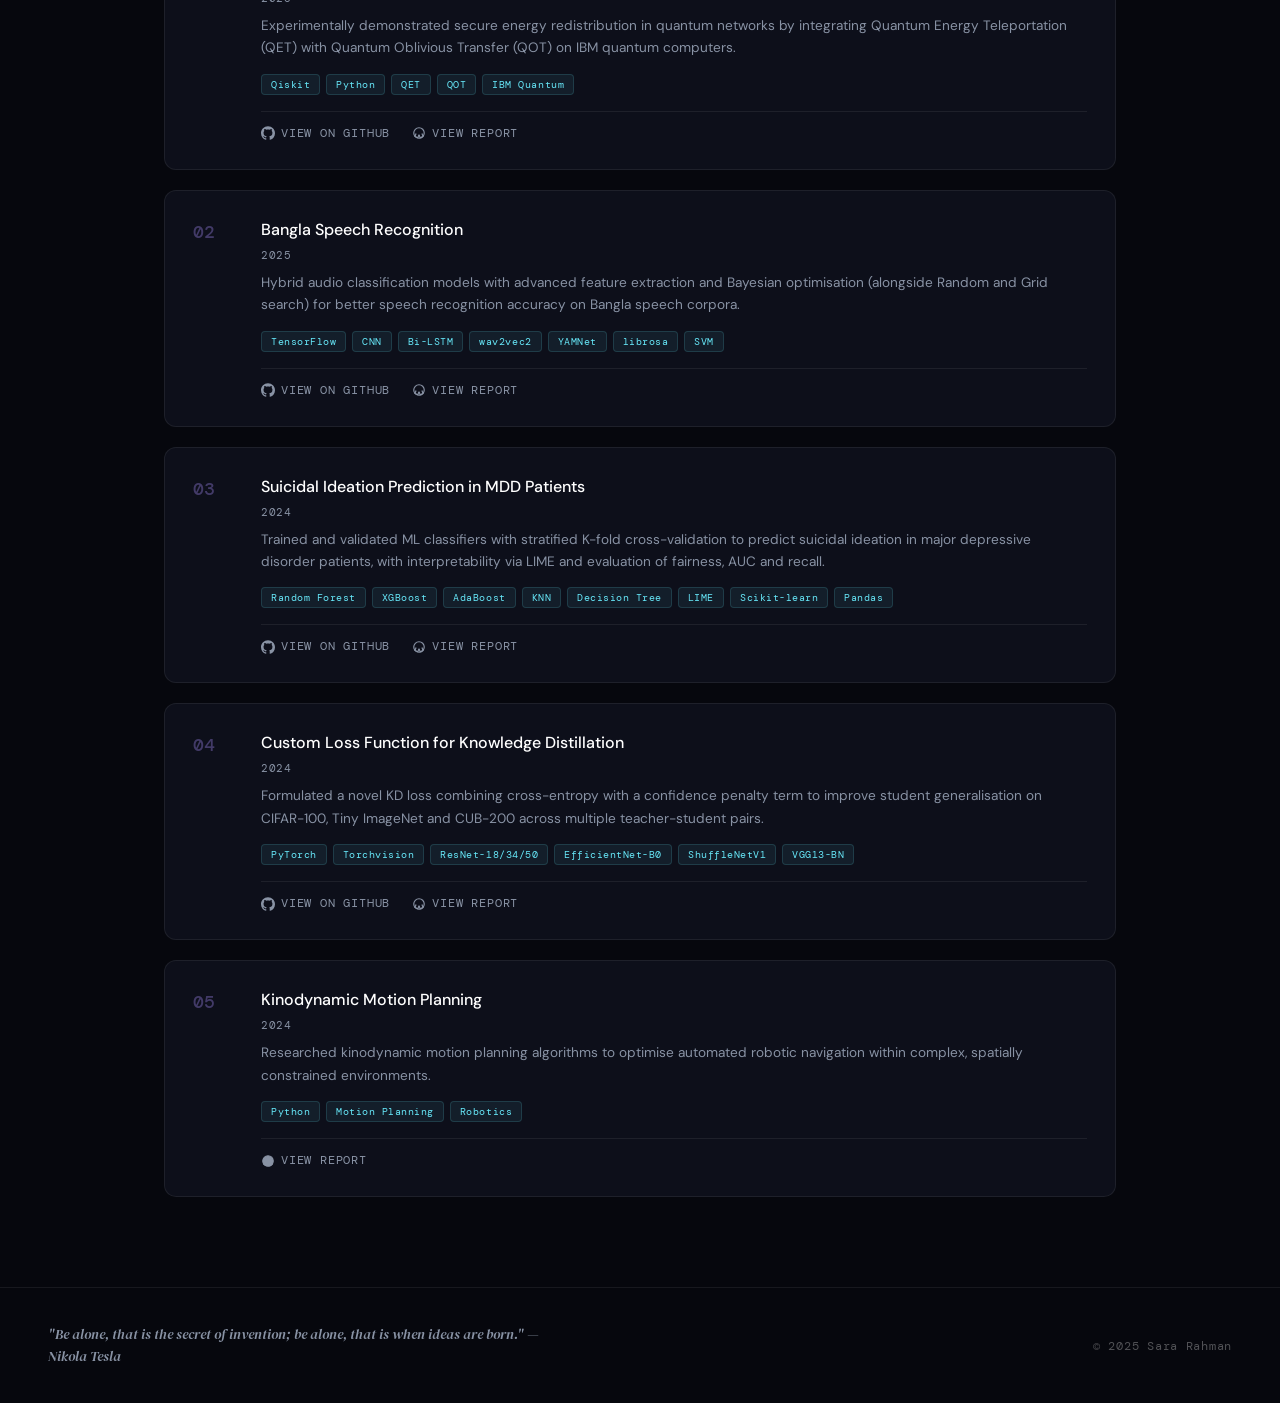
<file: projects.html>
<!-- projects.html -->
<!DOCTYPE html>
<html lang="en">
<head>
<meta charset="utf-8" />
<meta name="viewport" content="width=device-width,initial-scale=1" />
<title>Projects & Research — Sara Rahman</title>
<link href="https://fonts.googleapis.com/css2?family=DM+Serif+Display:ital@0;1&family=DM+Mono:wght@300;400;500&family=DM+Sans:wght@300;400;500&display=swap" rel="stylesheet">
<link rel="stylesheet" href="style.css">
</head>
<body>
<canvas id="starfield"></canvas>
<div class="page">
<nav>
  <a class="nav-logo" href="index.html">S.R</a>
  <ul class="nav-links"><li><a href="index.html">Home</a></li><li><a href="index.html#experience">Experience</a></li><li><a href="projects.html" class="active">Projects</a></li><li><a href="projects.html#research">Research</a></li><li><a href="activities.html">Activities</a></li><li><a href="index.html#contact">Contact</a></li></ul>
</nav>
<header class="page-head">
  <span class="section-label reveal">Selected Work</span>
  <h1 class="section-title reveal">Projects &amp; Research</h1>
  <p class="page-sub reveal">Academic and personal projects, followed by my AI and quantum research.</p>
</header>
<section id="projects" class="sec">
  <span class="section-label reveal">Academic Projects</span>
  <h2 class="section-title reveal">Projects</h2>
  <div class="projects-grid"><div class="project-card reveal"><div class="project-icon"></div><div class="project-name">Bangla Programming Language</div><div class="project-meta">2024 · Concepts of Programming Language</div><div class="project-desc">A compiler-based tool that lets native Bengali speakers learn coding fundamentals in their own language, lowering the barrier to programming.</div><div class="project-stack"><span class="stack-tag">Java</span><span class="stack-tag">Python</span><span class="stack-tag">ANTLR4</span><span class="stack-tag">Compiler Design</span><span class="stack-tag">CFG</span><span class="stack-tag">Tokenizer</span><span class="stack-tag">Parser</span></div><div class="project-github"><a href="https://github.com/sararahman1729/Bangla-Programming-Language" target="_blank" rel="noopener"><svg viewBox="0 0 24 24"><path d="M12 .297c-6.63 0-12 5.373-12 12 0 5.303 3.438 9.8 8.205 11.385.6.113.82-.258.82-.577 0-.285-.01-1.04-.015-2.04-3.338.724-4.042-1.61-4.042-1.61C4.422 18.07 3.633 17.7 3.633 17.7c-1.087-.744.084-.729.084-.729 1.205.084 1.838 1.236 1.838 1.236 1.07 1.835 2.809 1.305 3.495.998.108-.776.417-1.305.76-1.605-2.665-.3-5.466-1.332-5.466-5.93 0-1.31.465-2.38 1.235-3.22-.135-.303-.54-1.523.105-3.176 0 0 1.005-.322 3.3 1.23.96-.267 1.98-.399 3-.405 1.02.006 2.04.138 3 .405 2.28-1.552 3.285-1.23 3.285-1.23.645 1.653.24 2.873.12 3.176.765.84 1.23 1.91 1.23 3.22 0 4.61-2.805 5.625-5.475 5.92.42.36.81 1.096.81 2.22 0 1.606-.015 2.896-.015 3.286 0 .315.21.69.825.57C20.565 22.092 24 17.592 24 12.297c0-6.627-5.373-12-12-12"/></svg>View on GitHub</a></div></div>
<div class="project-card reveal"><div class="project-icon"></div><div class="project-name">Mental Health Prediction Web App</div><div class="project-meta">2024</div><div class="project-desc">User-friendly web interface for an AI-powered system that predicts mental health conditions from input data, designed for accessibility and empathetic UX.</div><div class="project-stack"><span class="stack-tag">HTML</span><span class="stack-tag">CSS</span><span class="stack-tag">JavaScript</span><span class="stack-tag">PHP</span><span class="stack-tag">MySQL</span><span class="stack-tag">ML Integration</span></div><div class="project-github"><a href="https://github.com/sararahman1729/Aethermind" target="_blank" rel="noopener"><svg viewBox="0 0 24 24"><path d="M12 .297c-6.63 0-12 5.373-12 12 0 5.303 3.438 9.8 8.205 11.385.6.113.82-.258.82-.577 0-.285-.01-1.04-.015-2.04-3.338.724-4.042-1.61-4.042-1.61C4.422 18.07 3.633 17.7 3.633 17.7c-1.087-.744.084-.729.084-.729 1.205.084 1.838 1.236 1.838 1.236 1.07 1.835 2.809 1.305 3.495.998.108-.776.417-1.305.76-1.605-2.665-.3-5.466-1.332-5.466-5.93 0-1.31.465-2.38 1.235-3.22-.135-.303-.54-1.523.105-3.176 0 0 1.005-.322 3.3 1.23.96-.267 1.98-.399 3-.405 1.02.006 2.04.138 3 .405 2.28-1.552 3.285-1.23 3.285-1.23.645 1.653.24 2.873.12 3.176.765.84 1.23 1.91 1.23 3.22 0 4.61-2.805 5.625-5.475 5.92.42.36.81 1.096.81 2.22 0 1.606-.015 2.896-.015 3.286 0 .315.21.69.825.57C20.565 22.092 24 17.592 24 12.297c0-6.627-5.373-12-12-12"/></svg>View on GitHub</a></div></div>
<div class="project-card reveal"><div class="project-icon"></div><div class="project-name">Medical Service Provider</div><div class="project-meta">2024 · Software Engineering course</div><div class="project-desc">Web application and chatbot for managing healthcare service interactions: appointment scheduling, patient records, and service discovery.</div><div class="project-stack"><span class="stack-tag">Replit</span><span class="stack-tag">Python</span><span class="stack-tag">Sphinx</span><span class="stack-tag">HTML</span><span class="stack-tag">CSS</span><span class="stack-tag">JavaScript</span></div><div class="project-github"><a href="https://github.com/sararahman1729/Medical_service_provider" target="_blank" rel="noopener"><svg viewBox="0 0 24 24"><path d="M12 .297c-6.63 0-12 5.373-12 12 0 5.303 3.438 9.8 8.205 11.385.6.113.82-.258.82-.577 0-.285-.01-1.04-.015-2.04-3.338.724-4.042-1.61-4.042-1.61C4.422 18.07 3.633 17.7 3.633 17.7c-1.087-.744.084-.729.084-.729 1.205.084 1.838 1.236 1.838 1.236 1.07 1.835 2.809 1.305 3.495.998.108-.776.417-1.305.76-1.605-2.665-.3-5.466-1.332-5.466-5.93 0-1.31.465-2.38 1.235-3.22-.135-.303-.54-1.523.105-3.176 0 0 1.005-.322 3.3 1.23.96-.267 1.98-.399 3-.405 1.02.006 2.04.138 3 .405 2.28-1.552 3.285-1.23 3.285-1.23.645 1.653.24 2.873.12 3.176.765.84 1.23 1.91 1.23 3.22 0 4.61-2.805 5.625-5.475 5.92.42.36.81 1.096.81 2.22 0 1.606-.015 2.896-.015 3.286 0 .315.21.69.825.57C20.565 22.092 24 17.592 24 12.297c0-6.627-5.373-12-12-12"/></svg>View on GitHub</a></div></div>
<div class="project-card reveal"><div class="project-icon"></div><div class="project-name">Crunchyroll-Inspired Website</div><div class="project-meta">2023 · Database Management Systems</div><div class="project-desc">Anime-themed website designed from scratch, inspired by Crunchyroll's UI and visual style, backed by a MySQL database.</div><div class="project-stack"><span class="stack-tag">HTML</span><span class="stack-tag">CSS</span><span class="stack-tag">JavaScript</span><span class="stack-tag">MySQL</span></div><div class="project-github"><a href="https://github.com/sararahman1729/Crunchyroll-Website" target="_blank" rel="noopener"><svg viewBox="0 0 24 24"><path d="M12 .297c-6.63 0-12 5.373-12 12 0 5.303 3.438 9.8 8.205 11.385.6.113.82-.258.82-.577 0-.285-.01-1.04-.015-2.04-3.338.724-4.042-1.61-4.042-1.61C4.422 18.07 3.633 17.7 3.633 17.7c-1.087-.744.084-.729.084-.729 1.205.084 1.838 1.236 1.838 1.236 1.07 1.835 2.809 1.305 3.495.998.108-.776.417-1.305.76-1.605-2.665-.3-5.466-1.332-5.466-5.93 0-1.31.465-2.38 1.235-3.22-.135-.303-.54-1.523.105-3.176 0 0 1.005-.322 3.3 1.23.96-.267 1.98-.399 3-.405 1.02.006 2.04.138 3 .405 2.28-1.552 3.285-1.23 3.285-1.23.645 1.653.24 2.873.12 3.176.765.84 1.23 1.91 1.23 3.22 0 4.61-2.805 5.625-5.475 5.92.42.36.81 1.096.81 2.22 0 1.606-.015 2.896-.015 3.286 0 .315.21.69.825.57C20.565 22.092 24 17.592 24 12.297c0-6.627-5.373-12-12-12"/></svg>View on GitHub</a></div></div>
<div class="project-card reveal"><div class="project-icon"></div><div class="project-name">CGPA Calculator</div><div class="project-meta">2022 · Programming Language II</div><div class="project-desc">Java application implementing NSU's grading policy to compute and track semester and cumulative GPA accurately.</div><div class="project-stack"><span class="stack-tag">Java</span><span class="stack-tag">OOP</span><span class="stack-tag">JavaFX</span></div><div class="project-github"><a href="https://github.com/sararahman1729/CGPA_calculator" target="_blank" rel="noopener"><svg viewBox="0 0 24 24"><path d="M12 .297c-6.63 0-12 5.373-12 12 0 5.303 3.438 9.8 8.205 11.385.6.113.82-.258.82-.577 0-.285-.01-1.04-.015-2.04-3.338.724-4.042-1.61-4.042-1.61C4.422 18.07 3.633 17.7 3.633 17.7c-1.087-.744.084-.729.084-.729 1.205.084 1.838 1.236 1.838 1.236 1.07 1.835 2.809 1.305 3.495.998.108-.776.417-1.305.76-1.605-2.665-.3-5.466-1.332-5.466-5.93 0-1.31.465-2.38 1.235-3.22-.135-.303-.54-1.523.105-3.176 0 0 1.005-.322 3.3 1.23.96-.267 1.98-.399 3-.405 1.02.006 2.04.138 3 .405 2.28-1.552 3.285-1.23 3.285-1.23.645 1.653.24 2.873.12 3.176.765.84 1.23 1.91 1.23 3.22 0 4.61-2.805 5.625-5.475 5.92.42.36.81 1.096.81 2.22 0 1.606-.015 2.896-.015 3.286 0 .315.21.69.825.57C20.565 22.092 24 17.592 24 12.297c0-6.627-5.373-12-12-12"/></svg>View on GitHub</a></div></div>
<div class="project-card reveal"><div class="project-icon"></div><div class="project-name">Library Management System</div><div class="project-meta">2021 · Programming Language I</div><div class="project-desc">C-based system for managing book inventory, tracking loans and returns, and streamlining library operations.</div><div class="project-stack"><span class="stack-tag">C</span><span class="stack-tag">Data Structures</span></div><div class="project-github"><a href="https://github.com/sararahman1729/Library_management_project" target="_blank" rel="noopener"><svg viewBox="0 0 24 24"><path d="M12 .297c-6.63 0-12 5.373-12 12 0 5.303 3.438 9.8 8.205 11.385.6.113.82-.258.82-.577 0-.285-.01-1.04-.015-2.04-3.338.724-4.042-1.61-4.042-1.61C4.422 18.07 3.633 17.7 3.633 17.7c-1.087-.744.084-.729.084-.729 1.205.084 1.838 1.236 1.838 1.236 1.07 1.835 2.809 1.305 3.495.998.108-.776.417-1.305.76-1.605-2.665-.3-5.466-1.332-5.466-5.93 0-1.31.465-2.38 1.235-3.22-.135-.303-.54-1.523.105-3.176 0 0 1.005-.322 3.3 1.23.96-.267 1.98-.399 3-.405 1.02.006 2.04.138 3 .405 2.28-1.552 3.285-1.23 3.285-1.23.645 1.653.24 2.873.12 3.176.765.84 1.23 1.91 1.23 3.22 0 4.61-2.805 5.625-5.475 5.92.42.36.81 1.096.81 2.22 0 1.606-.015 2.896-.015 3.286 0 .315.21.69.825.57C20.565 22.092 24 17.592 24 12.297c0-6.627-5.373-12-12-12"/></svg>View on GitHub</a></div></div>
</div>
</section>
<div class="divider"></div>
<section id="research" class="sec">
  <span class="section-label reveal">Academic Work</span>
  <h2 class="section-title reveal">Research</h2>
  <div class="research-list"><div class="research-item reveal"><span class="research-num">01</span><div><div class="research-title">Quantum Energy Teleportation via Quantum Oblivious Transfer</div><div class="project-meta">2025</div><div class="research-desc">Experimentally demonstrated secure energy redistribution in quantum networks by integrating Quantum Energy Teleportation (QET) with Quantum Oblivious Transfer (QOT) on IBM quantum computers.</div><div class="research-models"><span class="stack-tag">Qiskit</span><span class="stack-tag">Python</span><span class="stack-tag">QET</span><span class="stack-tag">QOT</span><span class="stack-tag">IBM Quantum</span></div><div class="research-github"><a href="https://github.com/sararahman1729/Quantum-Entanglement" target="_blank" rel="noopener"><svg viewBox="0 0 24 24"><path d="M12 .297c-6.63 0-12 5.373-12 12 0 5.303 3.438 9.8 8.205 11.385.6.113.82-.258.82-.577 0-.285-.01-1.04-.015-2.04-3.338.724-4.042-1.61-4.042-1.61C4.422 18.07 3.633 17.7 3.633 17.7c-1.087-.744.084-.729.084-.729 1.205.084 1.838 1.236 1.838 1.236 1.07 1.835 2.809 1.305 3.495.998.108-.776.417-1.305.76-1.605-2.665-.3-5.466-1.332-5.466-5.93 0-1.31.465-2.38 1.235-3.22-.135-.303-.54-1.523.105-3.176 0 0 1.005-.322 3.3 1.23.96-.267 1.98-.399 3-.405 1.02.006 2.04.138 3 .405 2.28-1.552 3.285-1.23 3.285-1.23.645 1.653.24 2.873.12 3.176.765.84 1.23 1.91 1.23 3.22 0 4.61-2.805 5.625-5.475 5.92.42.36.81 1.096.81 2.22 0 1.606-.015 2.896-.015 3.286 0 .315.21.69.825.57C20.565 22.092 24 17.592 24 12.297c0-6.627-5.373-12-12-12"/></svg>View on GitHub</a><a href="https://drive.google.com/file/d/1-ZAzyKOzTEY2sjWT21bVU-YRuWeiu2-0/view?usp=sharing" target="_blank" rel="noopener"><svg viewBox="0 0 24 24" fill="none" stroke="currentColor" stroke-width="2"><path d="M12 15l-2 5-5-2 2-5"/><path d="M12 15l2 5 5-2-2-5"/><path d="M12 3a9 9 0 110 18A9 9 0 0112 3z"/></svg>View Report</a></div></div></div>
<div class="research-item reveal"><span class="research-num">02</span><div><div class="research-title">Bangla Speech Recognition</div><div class="project-meta">2025</div><div class="research-desc">Hybrid audio classification models with advanced feature extraction and Bayesian optimisation (alongside Random and Grid search) for better speech recognition accuracy on Bangla speech corpora.</div><div class="research-models"><span class="stack-tag">TensorFlow</span><span class="stack-tag">CNN</span><span class="stack-tag">Bi-LSTM</span><span class="stack-tag">wav2vec2</span><span class="stack-tag">YAMNet</span><span class="stack-tag">librosa</span><span class="stack-tag">SVM</span></div><div class="research-github"><a href="https://github.com/sararahman1729/Audio-Classification-based-Research" target="_blank" rel="noopener"><svg viewBox="0 0 24 24"><path d="M12 .297c-6.63 0-12 5.373-12 12 0 5.303 3.438 9.8 8.205 11.385.6.113.82-.258.82-.577 0-.285-.01-1.04-.015-2.04-3.338.724-4.042-1.61-4.042-1.61C4.422 18.07 3.633 17.7 3.633 17.7c-1.087-.744.084-.729.084-.729 1.205.084 1.838 1.236 1.838 1.236 1.07 1.835 2.809 1.305 3.495.998.108-.776.417-1.305.76-1.605-2.665-.3-5.466-1.332-5.466-5.93 0-1.31.465-2.38 1.235-3.22-.135-.303-.54-1.523.105-3.176 0 0 1.005-.322 3.3 1.23.96-.267 1.98-.399 3-.405 1.02.006 2.04.138 3 .405 2.28-1.552 3.285-1.23 3.285-1.23.645 1.653.24 2.873.12 3.176.765.84 1.23 1.91 1.23 3.22 0 4.61-2.805 5.625-5.475 5.92.42.36.81 1.096.81 2.22 0 1.606-.015 2.896-.015 3.286 0 .315.21.69.825.57C20.565 22.092 24 17.592 24 12.297c0-6.627-5.373-12-12-12"/></svg>View on GitHub</a><a href="https://drive.google.com/file/d/1mUSjqTZm9I0JYQsej2SxNwewlxch6btJ/view?usp=sharing" target="_blank" rel="noopener"><svg viewBox="0 0 24 24" fill="none" stroke="currentColor" stroke-width="2"><path d="M12 15l-2 5-5-2 2-5"/><path d="M12 15l2 5 5-2-2-5"/><path d="M12 3a9 9 0 110 18A9 9 0 0112 3z"/></svg>View Report</a></div></div></div>
<div class="research-item reveal"><span class="research-num">03</span><div><div class="research-title">Suicidal Ideation Prediction in MDD Patients</div><div class="project-meta">2024</div><div class="research-desc">Trained and validated ML classifiers with stratified K-fold cross-validation to predict suicidal ideation in major depressive disorder patients, with interpretability via LIME and evaluation of fairness, AUC and recall.</div><div class="research-models"><span class="stack-tag">Random Forest</span><span class="stack-tag">XGBoost</span><span class="stack-tag">AdaBoost</span><span class="stack-tag">KNN</span><span class="stack-tag">Decision Tree</span><span class="stack-tag">LIME</span><span class="stack-tag">Scikit-learn</span><span class="stack-tag">Pandas</span></div><div class="research-github"><a href="https://github.com/sararahman1729/Suicidal-Ideation-Prediction" target="_blank" rel="noopener"><svg viewBox="0 0 24 24"><path d="M12 .297c-6.63 0-12 5.373-12 12 0 5.303 3.438 9.8 8.205 11.385.6.113.82-.258.82-.577 0-.285-.01-1.04-.015-2.04-3.338.724-4.042-1.61-4.042-1.61C4.422 18.07 3.633 17.7 3.633 17.7c-1.087-.744.084-.729.084-.729 1.205.084 1.838 1.236 1.838 1.236 1.07 1.835 2.809 1.305 3.495.998.108-.776.417-1.305.76-1.605-2.665-.3-5.466-1.332-5.466-5.93 0-1.31.465-2.38 1.235-3.22-.135-.303-.54-1.523.105-3.176 0 0 1.005-.322 3.3 1.23.96-.267 1.98-.399 3-.405 1.02.006 2.04.138 3 .405 2.28-1.552 3.285-1.23 3.285-1.23.645 1.653.24 2.873.12 3.176.765.84 1.23 1.91 1.23 3.22 0 4.61-2.805 5.625-5.475 5.92.42.36.81 1.096.81 2.22 0 1.606-.015 2.896-.015 3.286 0 .315.21.69.825.57C20.565 22.092 24 17.592 24 12.297c0-6.627-5.373-12-12-12"/></svg>View on GitHub</a><a href="https://drive.google.com/file/d/1JMoblMDWLU-aRad3G4r0QAaXjLJkSd9v/view?usp=sharing" target="_blank" rel="noopener"><svg viewBox="0 0 24 24" fill="none" stroke="currentColor" stroke-width="2"><path d="M12 15l-2 5-5-2 2-5"/><path d="M12 15l2 5 5-2-2-5"/><path d="M12 3a9 9 0 110 18A9 9 0 0112 3z"/></svg>View Report</a></div></div></div>
<div class="research-item reveal"><span class="research-num">04</span><div><div class="research-title">Custom Loss Function for Knowledge Distillation</div><div class="project-meta">2024</div><div class="research-desc">Formulated a novel KD loss combining cross-entropy with a confidence penalty term to improve student generalisation on CIFAR-100, Tiny ImageNet and CUB-200 across multiple teacher-student pairs.</div><div class="research-models"><span class="stack-tag">PyTorch</span><span class="stack-tag">Torchvision</span><span class="stack-tag">ResNet-18/34/50</span><span class="stack-tag">EfficientNet-B0</span><span class="stack-tag">ShuffleNetV1</span><span class="stack-tag">VGG13-BN</span></div><div class="research-github"><a href="https://github.com/sararahman1729/Custom-Loss-Function" target="_blank" rel="noopener"><svg viewBox="0 0 24 24"><path d="M12 .297c-6.63 0-12 5.373-12 12 0 5.303 3.438 9.8 8.205 11.385.6.113.82-.258.82-.577 0-.285-.01-1.04-.015-2.04-3.338.724-4.042-1.61-4.042-1.61C4.422 18.07 3.633 17.7 3.633 17.7c-1.087-.744.084-.729.084-.729 1.205.084 1.838 1.236 1.838 1.236 1.07 1.835 2.809 1.305 3.495.998.108-.776.417-1.305.76-1.605-2.665-.3-5.466-1.332-5.466-5.93 0-1.31.465-2.38 1.235-3.22-.135-.303-.54-1.523.105-3.176 0 0 1.005-.322 3.3 1.23.96-.267 1.98-.399 3-.405 1.02.006 2.04.138 3 .405 2.28-1.552 3.285-1.23 3.285-1.23.645 1.653.24 2.873.12 3.176.765.84 1.23 1.91 1.23 3.22 0 4.61-2.805 5.625-5.475 5.92.42.36.81 1.096.81 2.22 0 1.606-.015 2.896-.015 3.286 0 .315.21.69.825.57C20.565 22.092 24 17.592 24 12.297c0-6.627-5.373-12-12-12"/></svg>View on GitHub</a><a href="https://drive.google.com/file/d/1xXiKngGgQ3mi9F07vKEnj5dI9wWK0IZa/view?usp=sharing" target="_blank" rel="noopener"><svg viewBox="0 0 24 24" fill="none" stroke="currentColor" stroke-width="2"><path d="M12 15l-2 5-5-2 2-5"/><path d="M12 15l2 5 5-2-2-5"/><path d="M12 3a9 9 0 110 18A9 9 0 0112 3z"/></svg>View Report</a></div></div></div>
<div class="research-item reveal"><span class="research-num">05</span><div><div class="research-title">Kinodynamic Motion Planning</div><div class="project-meta">2024</div><div class="research-desc">Researched kinodynamic motion planning algorithms to optimise automated robotic navigation within complex, spatially constrained environments.</div><div class="research-models"><span class="stack-tag">Python</span><span class="stack-tag">Motion Planning</span><span class="stack-tag">Robotics</span></div><div class="research-github"><a href="https://drive.google.com/file/d/1mLSFMlFj5V2JIPI3bXsXpUCCQmGjhqiJ/view?usp=sharing" target="_blank" rel="noopener"><svg viewBox="0 0 24 24" fill="none" stroke="currentColor" stroke-width="2"><path d="M12 15l-2 5-5-2 2-5"/><path d="M12 15l2 5 5-2-2-5"/><path d="M12 3a9 9 0 110 18A9 9 0 0112 3z"/></svg>View Report</a></div></div></div>
</div>
</section>
<footer>
  <p class="footer-quote">"Be alone, that is the secret of invention; be alone, that is when ideas are born." — Nikola Tesla</p>
  <span class="footer-copy">© 2025 Sara Rahman</span>
</footer>
</div>
<script src="script.js"></script>
</body>
</html>
</file>
<file: style.css>
:root{--bg:#06070d;--surface:#0d0f1a;--border:rgba(255,255,255,.07);--accent:#a78bfa;--accent2:#67e8f9;--dim:#8892a4;--text:#e8eaf0;--white:#fff;--serif:'DM Serif Display',serif;--mono:'DM Mono',monospace;--sans:'DM Sans',sans-serif}
*,*::before,*::after{box-sizing:border-box;margin:0;padding:0}
html{scroll-behavior:smooth;font-size:16px;overflow-y:scroll}
body{background:var(--bg);color:var(--text);font-family:var(--sans);-webkit-font-smoothing:antialiased;overflow-x:hidden}
#starfield{position:fixed;inset:0;z-index:0;pointer-events:none}
.page{position:relative;z-index:2}
a:focus-visible,button:focus-visible{outline:2px solid var(--accent2);outline-offset:3px}

/* Nav */
nav{position:fixed;top:0;left:0;right:0;z-index:100;display:flex;align-items:center;justify-content:space-between;gap:20px;padding:18px 48px;background:rgba(6,7,13,.75);backdrop-filter:blur(20px);border-bottom:1px solid var(--border)}
.nav-logo{font-family:var(--mono);font-size:.85rem;color:var(--accent);letter-spacing:.08em;text-decoration:none}
.nav-links{display:flex;gap:24px;list-style:none}
.nav-links a{font-family:var(--mono);font-size:.78rem;color:var(--dim);text-decoration:none;letter-spacing:.06em;text-transform:uppercase;transition:color .2s;padding-bottom:4px;border-bottom:1px solid transparent;white-space:nowrap}
.nav-links a:hover{color:var(--white)}
.nav-links a.active{color:var(--white);border-bottom-color:var(--accent)}

/* Hero */
#home{min-height:100vh;display:flex;align-items:center;justify-content:center;padding:120px 24px 80px;text-align:center}
.hero-inner{max-width:760px}
.hero-tag{display:inline-block;font-family:var(--mono);font-size:.75rem;color:var(--accent2);letter-spacing:.15em;text-transform:uppercase;margin-bottom:24px;opacity:0;animation:fadeUp .7s ease .2s forwards}
.hero-name{font-family:var(--serif);font-size:clamp(3rem,8vw,5.5rem);line-height:1.05;color:var(--white);margin-bottom:12px;opacity:0;animation:fadeUp .8s ease .4s forwards}
.hero-name em{font-style:italic;color:var(--accent)}
.hero-sub{font-weight:300;font-size:1.05rem;color:var(--dim);max-width:560px;margin:0 auto 40px;line-height:1.7;opacity:0;animation:fadeUp .8s ease .6s forwards}
.hero-tags{display:flex;flex-wrap:wrap;gap:10px;justify-content:center;margin-bottom:44px;opacity:0;animation:fadeUp .8s ease .8s forwards}
.tag{font-family:var(--mono);font-size:.72rem;letter-spacing:.06em;padding:6px 14px;border:1px solid var(--border);border-radius:999px;color:var(--dim);background:rgba(255,255,255,.03);text-transform:uppercase;transition:all .2s}
.tag:hover{color:var(--accent);border-color:rgba(167,139,250,.4);background:rgba(167,139,250,.06)}
.hero-links{display:flex;gap:16px;justify-content:center;flex-wrap:wrap;opacity:0;animation:fadeUp .8s ease 1s forwards}
.btn{font-family:var(--mono);font-size:.8rem;letter-spacing:.08em;text-transform:uppercase;text-decoration:none;padding:12px 28px;border-radius:6px;transition:all .25s;cursor:pointer;border:none;display:inline-flex;align-items:center;gap:8px}
.btn-primary{background:var(--accent);color:#0a0012;font-weight:500}
.btn-primary:hover{background:#c4b5fd;transform:translateY(-2px);box-shadow:0 8px 30px rgba(167,139,250,.3)}
.btn-outline{background:transparent;color:var(--text);border:1px solid var(--border)}
.btn-outline:hover{border-color:rgba(255,255,255,.25);background:rgba(255,255,255,.04);transform:translateY(-2px)}

/* Sections */
.sec{padding:90px 24px;max-width:1000px;margin:0 auto;scroll-margin-top:40px}
.page-head{max-width:1000px;margin:0 auto;padding:150px 24px 20px}
.page-head .section-title{margin-bottom:14px}
.page-sub{color:var(--dim);font-weight:300;line-height:1.7;max-width:520px}
.section-label{font-family:var(--mono);font-size:.72rem;letter-spacing:.18em;text-transform:uppercase;color:var(--accent2);margin-bottom:12px;display:block}
.section-title{font-family:var(--serif);font-size:clamp(2rem,4vw,2.8rem);color:var(--white);margin-bottom:48px;line-height:1.1;font-weight:400}
.divider{width:100%;height:1px;background:var(--border);max-width:1000px;margin:0 auto}

/* Projects */
.projects-grid{display:grid;grid-template-columns:repeat(auto-fill,minmax(280px,1fr));gap:20px}
.project-card{background:var(--surface);border:1px solid var(--border);border-radius:12px;padding:28px;transition:all .3s ease;position:relative;overflow:hidden;display:flex;flex-direction:column}
.project-card::before{content:'';position:absolute;top:0;left:0;right:0;height:2px;background:linear-gradient(90deg,var(--accent),var(--accent2));opacity:0;transition:opacity .3s}
.project-card:hover{border-color:rgba(167,139,250,.3);transform:translateY(-4px);box-shadow:0 20px 60px rgba(0,0,0,.5)}
.project-card:hover::before{opacity:1}
.project-icon{font-size:1.4rem;margin-bottom:14px}
.project-name{font-size:.95rem;font-weight:500;color:var(--white);margin-bottom:8px}
.project-desc{font-size:.85rem;color:var(--dim);line-height:1.6;flex:1}
.project-stack,.research-models,.experience-skills{margin-top:14px;display:flex;flex-wrap:wrap;gap:6px}
.stack-tag,.exp-tag{font-family:var(--mono);font-size:.65rem;letter-spacing:.05em;padding:3px 9px;border-radius:4px}
.stack-tag{background:rgba(103,232,249,.07);border:1px solid rgba(103,232,249,.15);color:var(--accent2)}
.exp-tag{background:rgba(167,139,250,.07);border:1px solid rgba(167,139,250,.18);color:var(--accent)}
.project-github,.research-github{margin-top:16px;padding-top:14px;border-top:1px solid var(--border)}
.project-github a,.research-github a{font-family:var(--mono);font-size:.72rem;letter-spacing:.07em;text-transform:uppercase;color:var(--dim);text-decoration:none;display:inline-flex;align-items:center;gap:6px;transition:color .2s}
.project-github a:hover,.research-github a:hover{color:var(--accent)}
.project-github svg,.research-github svg{width:14px;height:14px;fill:currentColor;flex-shrink:0}

/* Research */
.research-list,.experience-list{display:flex;flex-direction:column;gap:20px}
.research-item,.experience-item{display:grid;gap:20px;align-items:start;padding:28px;background:var(--surface);border:1px solid var(--border);border-radius:12px;transition:all .25s;position:relative;overflow:hidden}
.research-item{grid-template-columns:48px 1fr}
.experience-item{grid-template-columns:auto 1fr}
.research-item:hover,.experience-item:hover{border-color:rgba(167,139,250,.25);box-shadow:0 10px 40px rgba(0,0,0,.4)}
.research-num{font-family:var(--mono);font-size:1.1rem;color:rgba(167,139,250,.35);font-weight:500;padding-top:2px}
.research-title{font-weight:500;font-size:1rem;color:var(--white);margin-bottom:8px}
.research-desc,.experience-desc{font-size:.85rem;color:var(--dim);line-height:1.65}

/* Experience */
.experience-item::before{content:'';position:absolute;top:0;left:0;bottom:0;width:3px;background:linear-gradient(180deg,var(--accent),var(--accent2));opacity:0;transition:opacity .3s}
.experience-item:hover::before{opacity:1}
.experience-icon{width:44px;height:44px;border-radius:10px;background:rgba(167,139,250,.1);border:1px solid rgba(167,139,250,.2);display:flex;align-items:center;justify-content:center;font-size:1.3rem}
.experience-role{font-weight:500;font-size:1rem;color:var(--white);margin-bottom:4px}
.experience-org{font-family:var(--mono);font-size:.75rem;letter-spacing:.06em;color:var(--accent);margin-bottom:6px}
.experience-period{font-family:var(--mono);font-size:.7rem;letter-spacing:.05em;color:var(--dim);margin-bottom:10px}

/* Activities */
.extra-tabs{display:flex;gap:8px;margin-bottom:32px;flex-wrap:wrap}
.extra-tab{font-family:var(--mono);font-size:.73rem;letter-spacing:.08em;text-transform:uppercase;padding:8px 18px;border-radius:6px;border:1px solid var(--border);background:transparent;color:var(--dim);cursor:pointer;transition:all .2s}
.extra-tab.active,.extra-tab:hover{background:rgba(167,139,250,.1);border-color:rgba(167,139,250,.4);color:var(--accent)}
.extra-panel{display:flex;flex-direction:column;gap:16px;width:100%}
.extra-item{display:grid;grid-template-columns:auto 1fr;gap:18px;align-items:start;padding:22px 24px;background:var(--surface);border:1px solid var(--border);border-radius:10px;transition:all .25s;width:100%;min-width:0}
.extra-item[hidden]{display:none}
.extra-item:hover{border-color:rgba(103,232,249,.25);box-shadow:0 8px 30px rgba(0,0,0,.35)}
.extra-dot{width:8px;height:8px;border-radius:50%;background:var(--accent2);margin-top:7px}
.extra-dot.hackathon{background:var(--accent)}.extra-dot.seminar{background:#f9a84d}.extra-dot.competition{background:#4ade80}.extra-dot.volunteer{background:#f472b6}
.extra-item-title{font-weight:500;font-size:.95rem;color:var(--white);margin-bottom:4px}
.extra-item-meta{font-family:var(--mono);font-size:.72rem;letter-spacing:.05em;color:var(--dim);margin-bottom:6px}
.extra-item-desc{font-size:.83rem;color:var(--dim);line-height:1.6}
.extra-badge{display:inline-block;font-family:var(--mono);font-size:.62rem;letter-spacing:.07em;text-transform:uppercase;padding:2px 8px;border-radius:4px;margin-left:8px;vertical-align:middle}
.badge-workshop{background:rgba(103,232,249,.1);color:var(--accent2);border:1px solid rgba(103,232,249,.2)}
.badge-hackathon{background:rgba(167,139,250,.1);color:var(--accent);border:1px solid rgba(167,139,250,.2)}
.badge-seminar{background:rgba(249,168,77,.1);color:#f9a84d;border:1px solid rgba(249,168,77,.2)}
.badge-competition{background:rgba(74,222,128,.1);color:#4ade80;border:1px solid rgba(74,222,128,.2)}
.badge-volunteer{background:rgba(244,114,182,.1);color:#f472b6;border:1px solid rgba(244,114,182,.2)}
.extra-cert{margin-top:10px}
.extra-cert a{font-family:var(--mono);font-size:.7rem;letter-spacing:.07em;text-transform:uppercase;color:var(--accent2);text-decoration:none;display:inline-flex;align-items:center;gap:5px;border:1px solid rgba(103,232,249,.2);padding:3px 10px;border-radius:4px;background:rgba(103,232,249,.04);transition:all .2s}
.extra-cert a:hover{color:var(--white);border-color:rgba(103,232,249,.5);background:rgba(103,232,249,.1)}
.extra-cert svg{width:11px;height:11px}

/* Hobbies */
.hobbies-compact{display:flex;flex-wrap:wrap;gap:14px}
.hobby-pill{display:flex;align-items:center;gap:10px;padding:12px 20px;background:var(--surface);border:1px solid var(--border);border-radius:10px;transition:all .25s;text-decoration:none}
.hobby-pill:hover{border-color:rgba(167,139,250,.35);transform:translateY(-2px);box-shadow:0 8px 24px rgba(0,0,0,.4)}
.hobby-pill-icon{font-size:1.25rem}
.hobby-pill-name{font-weight:500;font-size:.88rem;color:var(--white)}
.hobby-pill-link{font-family:var(--mono);font-size:.68rem;letter-spacing:.06em;text-transform:uppercase;color:var(--accent)}

/* Contact */
.contact-grid{display:grid;grid-template-columns:repeat(3,1fr);gap:16px}
.contact-item{background:var(--surface);border:1px solid var(--border);border-radius:12px;padding:28px 24px;text-align:center;text-decoration:none;transition:all .25s;display:block}
.contact-item:hover{border-color:rgba(167,139,250,.35);transform:translateY(-3px);box-shadow:0 12px 40px rgba(0,0,0,.45)}
.contact-item-icon{font-size:1.6rem;margin-bottom:10px}
.contact-item-label{font-family:var(--mono);font-size:.7rem;letter-spacing:.12em;text-transform:uppercase;color:var(--dim);margin-bottom:6px}
.contact-item-value{font-size:.85rem;color:var(--accent);font-weight:500;word-break:break-all}

/* Footer */
footer{border-top:1px solid var(--border);padding:36px 48px;display:flex;align-items:center;justify-content:space-between;flex-wrap:wrap;gap:16px}
.footer-quote{font-family:var(--serif);font-style:italic;font-size:.9rem;color:var(--dim);max-width:500px;line-height:1.5}
.footer-copy{font-family:var(--mono);font-size:.75rem;color:rgba(255,255,255,.3);letter-spacing:.06em}

/* Motion */
.reveal{opacity:0;transform:translateY(28px);transition:opacity .7s ease,transform .7s ease}
.reveal.visible{opacity:1;transform:none}
@keyframes fadeUp{from{opacity:0;transform:translateY(22px)}to{opacity:1;transform:none}}
@media (prefers-reduced-motion:reduce){.reveal{opacity:1;transform:none;transition:none}.hero-tag,.hero-name,.hero-sub,.hero-tags,.hero-links{animation:none;opacity:1}html{scroll-behavior:auto}}

@media (max-width:760px){
  nav{padding:14px 20px;gap:14px}
  .nav-links{gap:16px;overflow-x:auto;scrollbar-width:none}
  .nav-links::-webkit-scrollbar{display:none}
  .contact-grid{grid-template-columns:1fr}
  footer{flex-direction:column;align-items:flex-start;padding:32px 20px}
  .sec{padding:64px 20px}
  .page-head{padding:120px 20px 10px}
  .research-item{grid-template-columns:1fr;gap:6px}
}

/* CV additions */
.about-text{color:var(--dim);font-weight:300;line-height:1.75;max-width:600px;margin:-20px 0 28px}
#hobbies .about-text{margin:0 0 24px}
.project-meta{font-family:var(--mono);font-size:.68rem;letter-spacing:.05em;color:var(--dim);margin-bottom:10px}
.experience-org a{color:inherit;text-decoration:none;border-bottom:1px dotted rgba(167,139,250,.5)}
.experience-org a:hover{color:var(--white)}
.experience-item .extra-cert{margin-top:14px}
.skill-groups{display:flex;flex-direction:column;gap:20px}
.skill-label{font-family:var(--mono);font-size:.72rem;letter-spacing:.08em;text-transform:uppercase;color:var(--dim)}
.skill-group .experience-skills{margin-top:10px}
.research-github{display:flex;flex-wrap:wrap;gap:8px 22px}
.research-github svg{width:14px;height:14px}
.research-github a:nth-child(2) svg{fill:none;stroke:currentColor;stroke-width:2}
</file>
